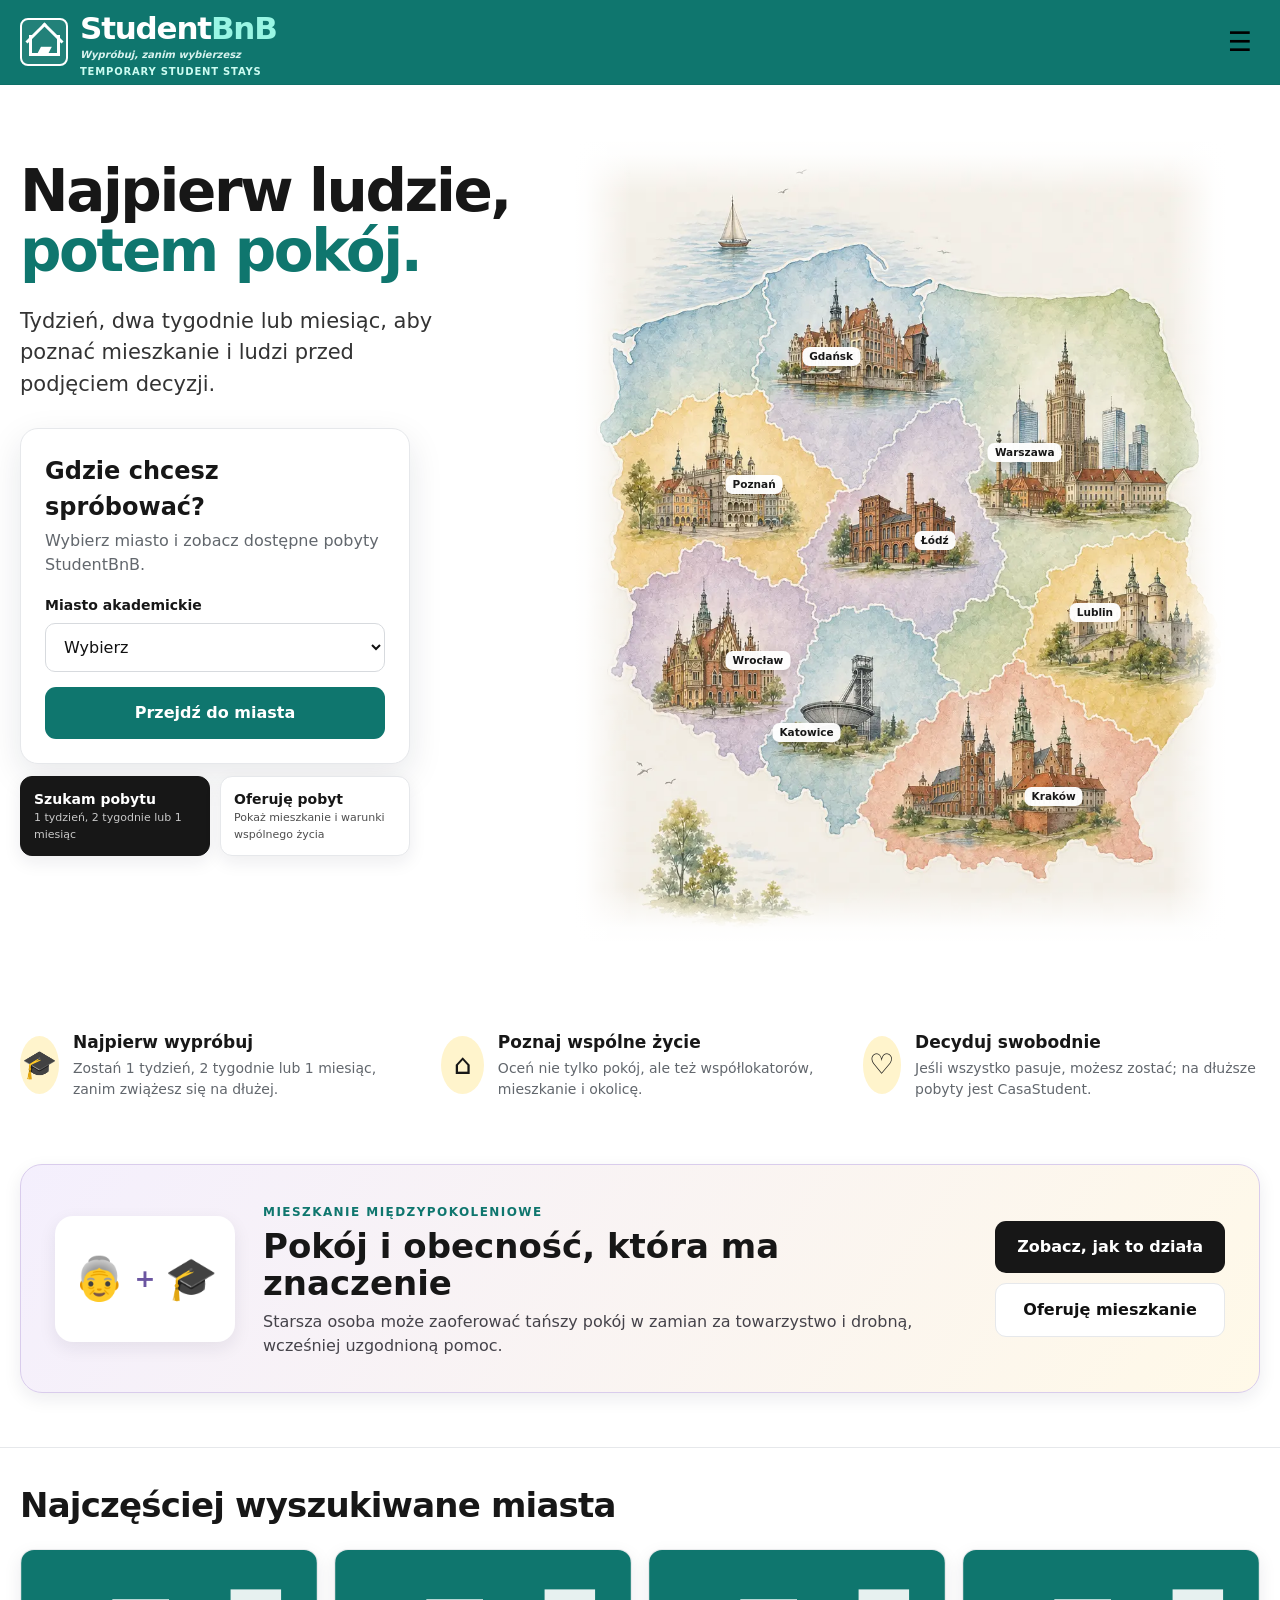
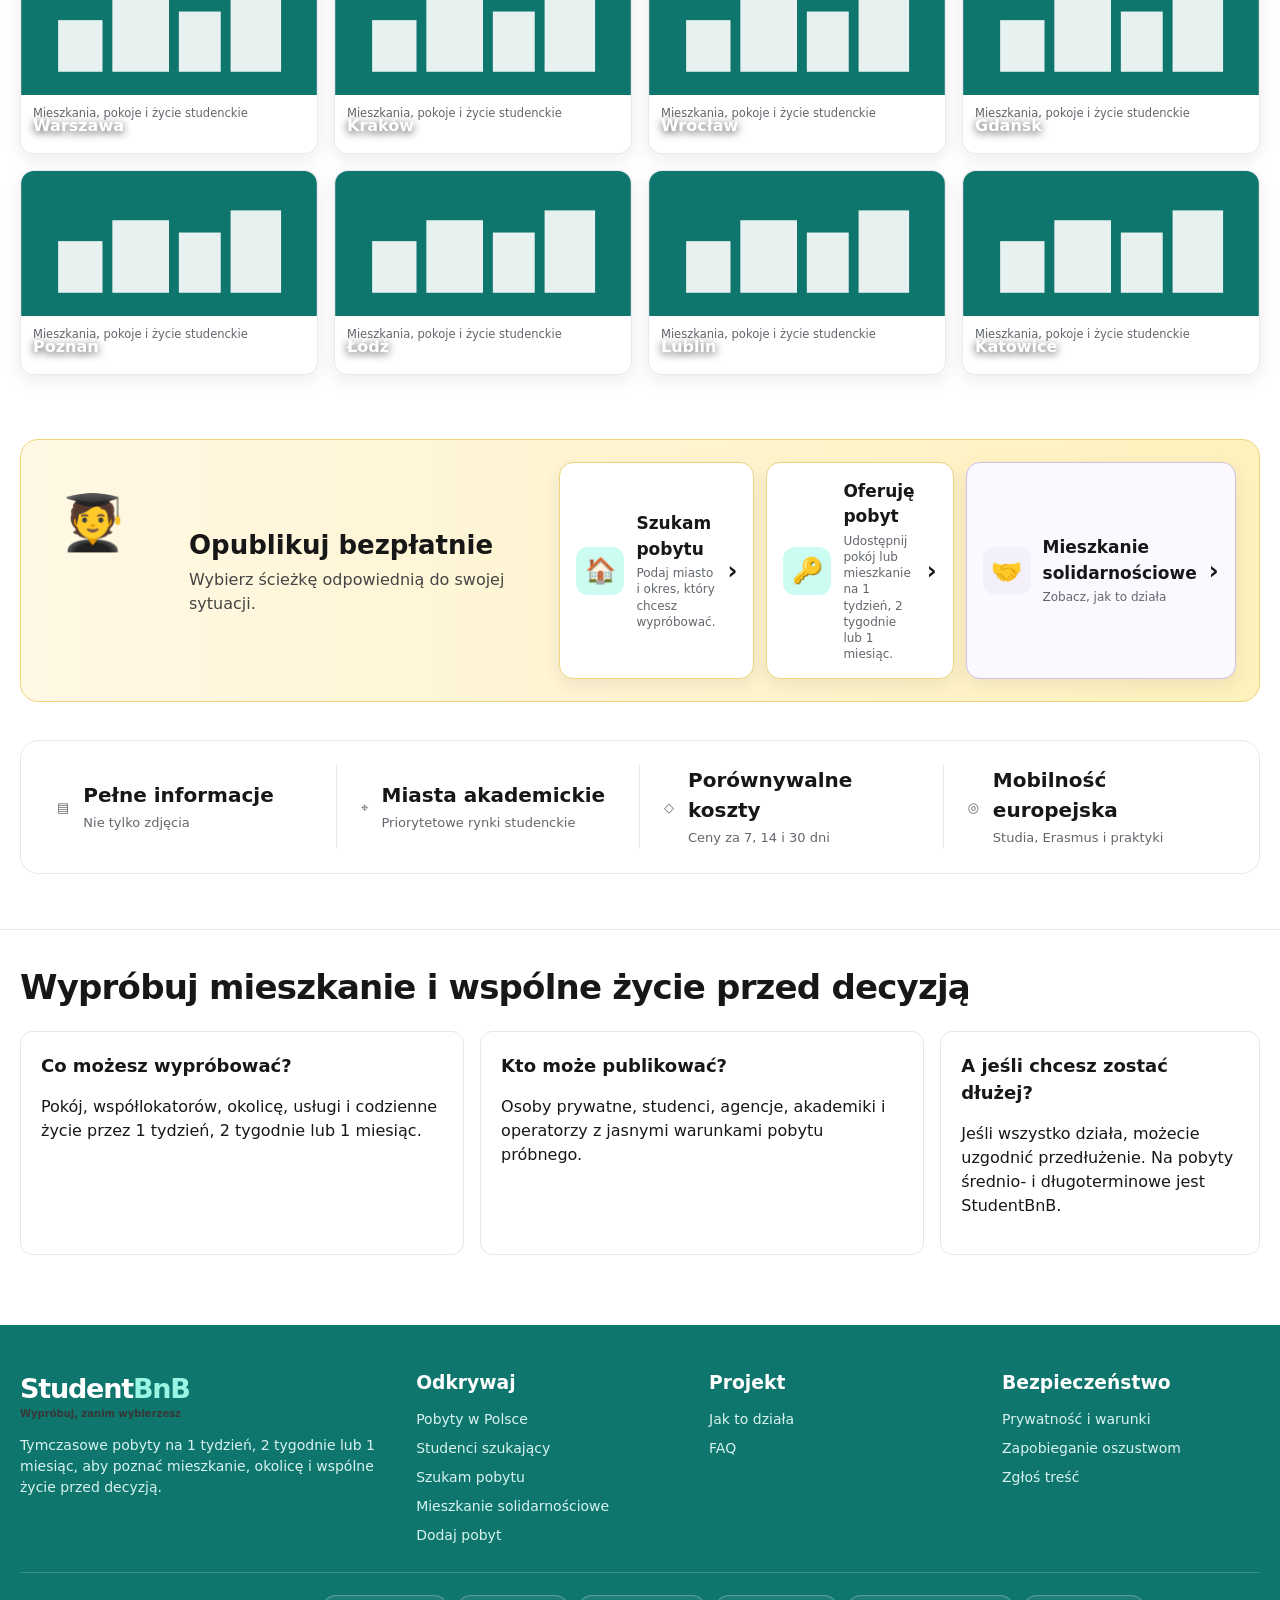
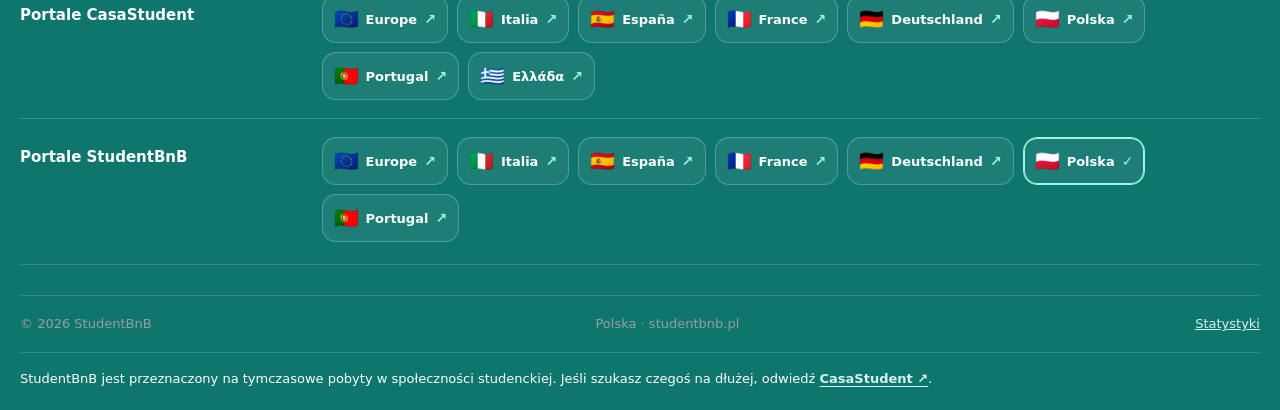
<file: index.html>
<!doctype html><html lang="pl"><head><meta charset="utf-8"><meta name="viewport" content="width=device-width,initial-scale=1"><meta name="theme-color" content="#0F766E"><link rel="stylesheet" href="assets/css/style.css"><link rel="stylesheet" href="assets/css/country.css?v=20260829-city-image-fix"><link rel="stylesheet" href="assets/css/poland-map-fix.css?v=20260826-map1"><title>StudentBnB — Wypróbuj mieszkanie i współlokatorów, zanim wybierzesz</title><meta name="description" content="Pobyty próbne dla studentów na 1 tydzień, 2 tygodnie lub 1 miesiąc. Poznaj mieszkanie, okolicę i współlokatorów, zanim zdecydujesz się zostać dłużej."><link rel="canonical" href="https://studentbnb.pl/">
<meta name="robots" content="index,follow,max-image-preview:large">
<link rel="alternate" hreflang="it" href="https://studentbnb.it/">
<link rel="alternate" hreflang="es" href="https://studentbnb.es/">
<link rel="alternate" hreflang="fr" href="https://studentbnb.fr/">
<link rel="alternate" hreflang="de" href="https://student-bnb.de/">
<link rel="alternate" hreflang="pl" href="https://studentbnb.pl/">
<link rel="alternate" hreflang="pt" href="https://studentbnb.pt/">
<link rel="alternate" hreflang="x-default" href="https://studentbnb.eu/">
<script id="studentbnb-website-schema" type="application/ld+json">{"@context":"https://schema.org","@type":"WebSite","name":"StudentBnB","url":"https://studentbnb.pl/","inLanguage":"pl-PL"}</script><link rel="stylesheet" href="assets/css/studentbnb-brand.css?v=20260902-final"></head><body><header class="site-header"><div class="container header-inner">
<a class="brand" href="index.html" aria-label="StudentBnB home"><span class="brand-icon" aria-hidden="true"><span class="brand-cap">▰</span></span><span>Student<strong>BnB</strong><small>Wypróbuj, zanim wybierzesz</small></span></a>
<button class="menu-button" aria-label="Menu" aria-expanded="false">☰</button>
<nav class="main-nav" aria-label="Główna nawigacja"><a href="index.html#how">Jak to działa</a><a href="studenci.html">Studenci szukający</a><a class="nav-social-link" href="mieszkanie-miedzypokoleniowe.html">Mieszkanie solidarnościowe</a><a class="nav-feature-link" href="szukam.html">Szukam pobytu</a><a class="header-cta" href="dodaj-ogloszenie.html">Dodaj bezpłatnie</a><a class="account-link" href="#" data-login>♙ <span data-account-label>Zaloguj się</span></a></nav>
</div></header><main><section class="home-hero"><div class="container hero-grid"><div class="hero-copy"><h1>Najpierw ludzie,<br><span>potem pokój.</span></h1><p>Tydzień, dwa tygodnie lub miesiąc, aby poznać mieszkanie, okolicę i współlokatorów przed podjęciem decyzji.</p><form class="search-card" id="home-search"><h2>Gdzie chcesz spróbować?</h2><p>Wybierz miasto i zobacz dostępne pobyty StudentBnB.</p><div class="field"><label for="home-city">Miasto akademickie</label><select id="home-city" name="city"></select></div><button class="btn btn-yellow btn-block" type="submit">Przejdź do miasta</button></form><div class="hero-market-actions"><a href="szukam.html"><strong>Szukam pobytu</strong><small>1 tydzień, 2 tygodnie lub 1 miesiąc</small></a><a href="dodaj-ogloszenie.html"><strong>Oferuję pobyt</strong><small>Pokaż mieszkanie i warunki wspólnego życia</small></a></div></div>
<div class="map-stage country-market-map"><div class="market-map-top"><div><h2>Rynki akademickie w Polsce</h2><p>Szybki dostęp do miast wybranych do pierwszego uruchomienia.</p></div><span class="market-country-code">PL</span></div><div class="market-map-canvas"><div class="market-map-visual" style="--map-ratio:1024 / 1260"><img class="market-map-image" src="assets/img/country-map-watercolor-v2.webp?v=20260824-map2" alt="Ilustrowana akwarelowa mapa Polski z głównymi miastami akademickimi i zabytkami" draggable="false" decoding="async"><a class="map-city-marker label-left" style="--x:45.00%;--y:27.00%" href="miasto.html?city=gdansk" aria-label="Gdańsk" title="Gdańsk"><span>Gdańsk</span></a><a class="map-city-marker label-right" style="--x:22.00%;--y:43.00%" href="miasto.html?city=poznan" aria-label="Poznań" title="Poznań"><span>Poznań</span></a><a class="map-city-marker label-left" style="--x:76.00%;--y:39.00%" href="miasto.html?city=warszawa" aria-label="Warszawa" title="Warszawa"><span>Warszawa</span></a><a class="map-city-marker label-right" style="--x:51.00%;--y:50.00%" href="miasto.html?city=lodz" aria-label="Łódź" title="Łódź"><span>Łódź</span></a><a class="map-city-marker label-right" style="--x:22.00%;--y:65.00%" href="miasto.html?city=wroclaw" aria-label="Wrocław" title="Wrocław"><span>Wrocław</span></a><a class="map-city-marker label-left" style="--x:85.00%;--y:59.00%" href="miasto.html?city=lublin" aria-label="Lublin" title="Lublin"><span>Lublin</span></a><a class="map-city-marker label-left" style="--x:42.00%;--y:74.00%" href="miasto.html?city=katowice" aria-label="Katowice" title="Katowice"><span>Katowice</span></a><a class="map-city-marker label-right" style="--x:68.00%;--y:82.00%" href="miasto.html?city=krakow" aria-label="Kraków" title="Kraków"><span>Kraków</span></a></div></div><div class="market-map-note"><strong>Gotowe do wspólnej europejskiej bazy danych</strong><span>countryCode = PL</span></div></div></div>
<div class="container value-strip" id="how"><div class="value-item"><span class="icon-circle">🎓</span><div><h3>Najpierw wypróbuj</h3><p>Zostań 1 tydzień, 2 tygodnie lub 1 miesiąc, zanim zwiążesz się na dłużej.</p></div></div><div class="value-item"><span class="icon-circle">⌂</span><div><h3>Poznaj wspólne życie</h3><p>Oceń nie tylko pokój, ale też współlokatorów, mieszkanie i okolicę.</p></div></div><div class="value-item"><span class="icon-circle">♡</span><div><h3>Decyduj swobodnie</h3><p>Jeśli wszystko pasuje, możesz zostać; na dłuższe pobyty jest CasaStudent.</p></div></div></div></section>
<section class="solidarity-home"><div class="container solidarity-home-grid"><div class="solidarity-visual" aria-hidden="true"><span>👵</span><b>+</b><span>🎓</span></div><div><span class="kicker">Mieszkanie międzypokoleniowe</span><h2>Pokój i obecność, która ma znaczenie</h2><p>Starsza osoba może zaoferować tańszy pokój w zamian za towarzystwo i drobną, wcześniej uzgodnioną pomoc.</p></div><div class="solidarity-actions"><a class="btn btn-dark" href="mieszkanie-miedzypokoleniowe.html">Zobacz, jak to działa</a><a class="btn btn-white" href="dodaj-ogloszenie.html?formula=intergenerational">Oferuję mieszkanie</a></div></div></section>
<section class="city-section"><div class="container"><h2 class="section-title">Najczęściej wyszukiwane miasta</h2><div class="city-grid"><a class="city-card" href="miasto.html?city=warszawa"><img src="assets/img/room-1.webp" alt="Warszawa"><strong>Warszawa</strong></a><a class="city-card" href="miasto.html?city=krakow"><img src="assets/img/room-2.webp" alt="Kraków"><strong>Kraków</strong></a><a class="city-card" href="miasto.html?city=wroclaw"><img src="assets/img/room-3.webp" alt="Wrocław"><strong>Wrocław</strong></a><a class="city-card" href="miasto.html?city=gdansk"><img src="assets/img/room-4.webp" alt="Gdańsk"><strong>Gdańsk</strong></a><a class="city-card" href="miasto.html?city=poznan"><img src="assets/img/room-5.webp" alt="Poznań"><strong>Poznań</strong></a><a class="city-card" href="miasto.html?city=lodz"><img src="assets/img/room-6.webp" alt="Łódź"><strong>Łódź</strong></a><a class="city-card" href="miasto.html?city=lublin"><img src="assets/img/room-7.webp" alt="Lublin"><strong>Lublin</strong></a><a class="city-card" href="miasto.html?city=katowice"><img src="assets/img/room-1.webp" alt="Katowice"><strong>Katowice</strong></a></div></div></section>
<section class="container"><div class="publish-banner"><div class="student-illustration" aria-hidden="true" style="background:none;font-size:54px">🧑‍🎓</div><div><h3>Opublikuj bezpłatnie</h3><p>Wybierz ścieżkę odpowiednią do swojej sytuacji.</p></div><div class="publish-choice-grid"><a class="publish-choice" href="szukam.html"><span class="choice-icon">🏠</span><span><strong>Szukam pobytu</strong><small>Podaj miasto i okres, który chcesz wypróbować.</small></span><b>›</b></a><a class="publish-choice" href="dodaj-ogloszenie.html"><span class="choice-icon">🔑</span><span><strong>Oferuję pobyt</strong><small>Udostępnij pokój lub mieszkanie na 1 tydzień, 2 tygodnie lub 1 miesiąc.</small></span><b>›</b></a><a class="publish-choice solidarity-choice" href="mieszkanie-miedzypokoleniowe.html"><span class="choice-icon">🤝</span><span><strong>Mieszkanie solidarnościowe</strong><small>Zobacz, jak to działa</small></span><b>›</b></a></div></div>
<div class="stats-strip"><div class="stat"><span class="stat-icon">▤</span><div><strong>Pełne informacje</strong><span>Nie tylko zdjęcia</span></div></div><div class="stat"><span class="stat-icon">⌖</span><div><strong>Miasta akademickie</strong><span>Priorytetowe rynki studenckie</span></div></div><div class="stat"><span class="stat-icon">◇</span><div><strong>Porównywalne koszty</strong><span>Ceny za 7, 14 i 30 dni</span></div></div><div class="stat"><span class="stat-icon">◎</span><div><strong>Mobilność europejska</strong><span>Studia, Erasmus i praktyki</span></div></div></div></section>
<section class="city-section" id="faq"><div class="container"><h2 class="section-title">Wypróbuj mieszkanie i wspólne życie przed decyzją</h2><div class="detail-grid"><article class="info-card"><h2>Co możesz wypróbować?</h2><p>Pokój, współlokatorów, okolicę, usługi i codzienne życie przez 1 tydzień, 2 tygodnie lub 1 miesiąc.</p></article><article class="info-card"><h2>Kto może publikować?</h2><p>Osoby prywatne, studenci, agencje, akademiki i operatorzy z jasnymi warunkami pobytu próbnego.</p></article><article class="info-card"><h2>A jeśli chcesz zostać dłużej?</h2><p>Jeśli wszystko działa, możecie uzgodnić przedłużenie. Na pobyty średnio- i długoterminowe jest CasaStudent.</p></article></div></div></section></main><footer class="site-footer" id="contact"><div class="container"><div class="footer-grid"><div><a class="brand" href="index.html" style="font-size:27px"><span>Student<strong>BnB</strong></span></a><p>Tymczasowe pobyty na 1 tydzień, 2 tygodnie lub 1 miesiąc, aby poznać mieszkanie, okolicę i wspólne życie przed decyzją.</p></div><div><h3>Odkrywaj</h3><div class="footer-links"><a href="miasto.html">Pobyty w Polsce</a><a href="studenci.html">Studenci szukający</a><a href="szukam.html">Szukam pobytu</a><a href="mieszkanie-miedzypokoleniowe.html">Mieszkanie solidarnościowe</a><a href="dodaj-ogloszenie.html">Dodaj pobyt</a></div></div><div><h3>Projekt</h3><div class="footer-links"><a href="index.html#how">Jak to działa</a><a href="index.html#faq">FAQ</a></div></div><div><h3>Bezpieczeństwo</h3><div class="footer-links"><a href="prywatnosc.html">Prywatność i warunki</a><a href="prywatnosc.html#security">Zapobieganie oszustwom</a><a href="mailto:zgloszenia@studentbnb.pl">Zgłoś treść</a></div></div></div><div class="footer-international"><strong>StudentBnB w Europie</strong><div class="footer-country-links" data-network></div></div><div class="footer-bottom"><span>© 2026 StudentBnB</span><span>Polska · studentbnb.pl</span></div></div></footer><div class="modal-backdrop" id="login-modal" role="dialog" aria-modal="true" aria-labelledby="login-title"><div class="modal"><button class="modal-close" data-close-modal aria-label="Zamknij">×</button><h2 id="login-title">Zaloguj się do StudentBnB</h2><p>Sprawdź email, aby zakończyć weryfikację.</p><form id="login-form"><div class="field"><label for="login-email">Email</label><input id="login-email" name="email" type="email" required autocomplete="email" placeholder="name@email.com"></div><button class="btn btn-yellow btn-block" type="submit">Potwierdź i kontynuuj</button></form></div></div><div id="toast" class="toast" role="status" aria-live="polite"></div><script src="assets/js/config.js?v=20260830-single-city-photo"></script><script src="assets/js/data.js"></script><script src="assets/js/api.js"></script><script src="assets/js/app.js?v=20260902-final"></script><script src="assets/js/studentbnb-brand.js?v=20260902-final"></script></body></html>
</file>
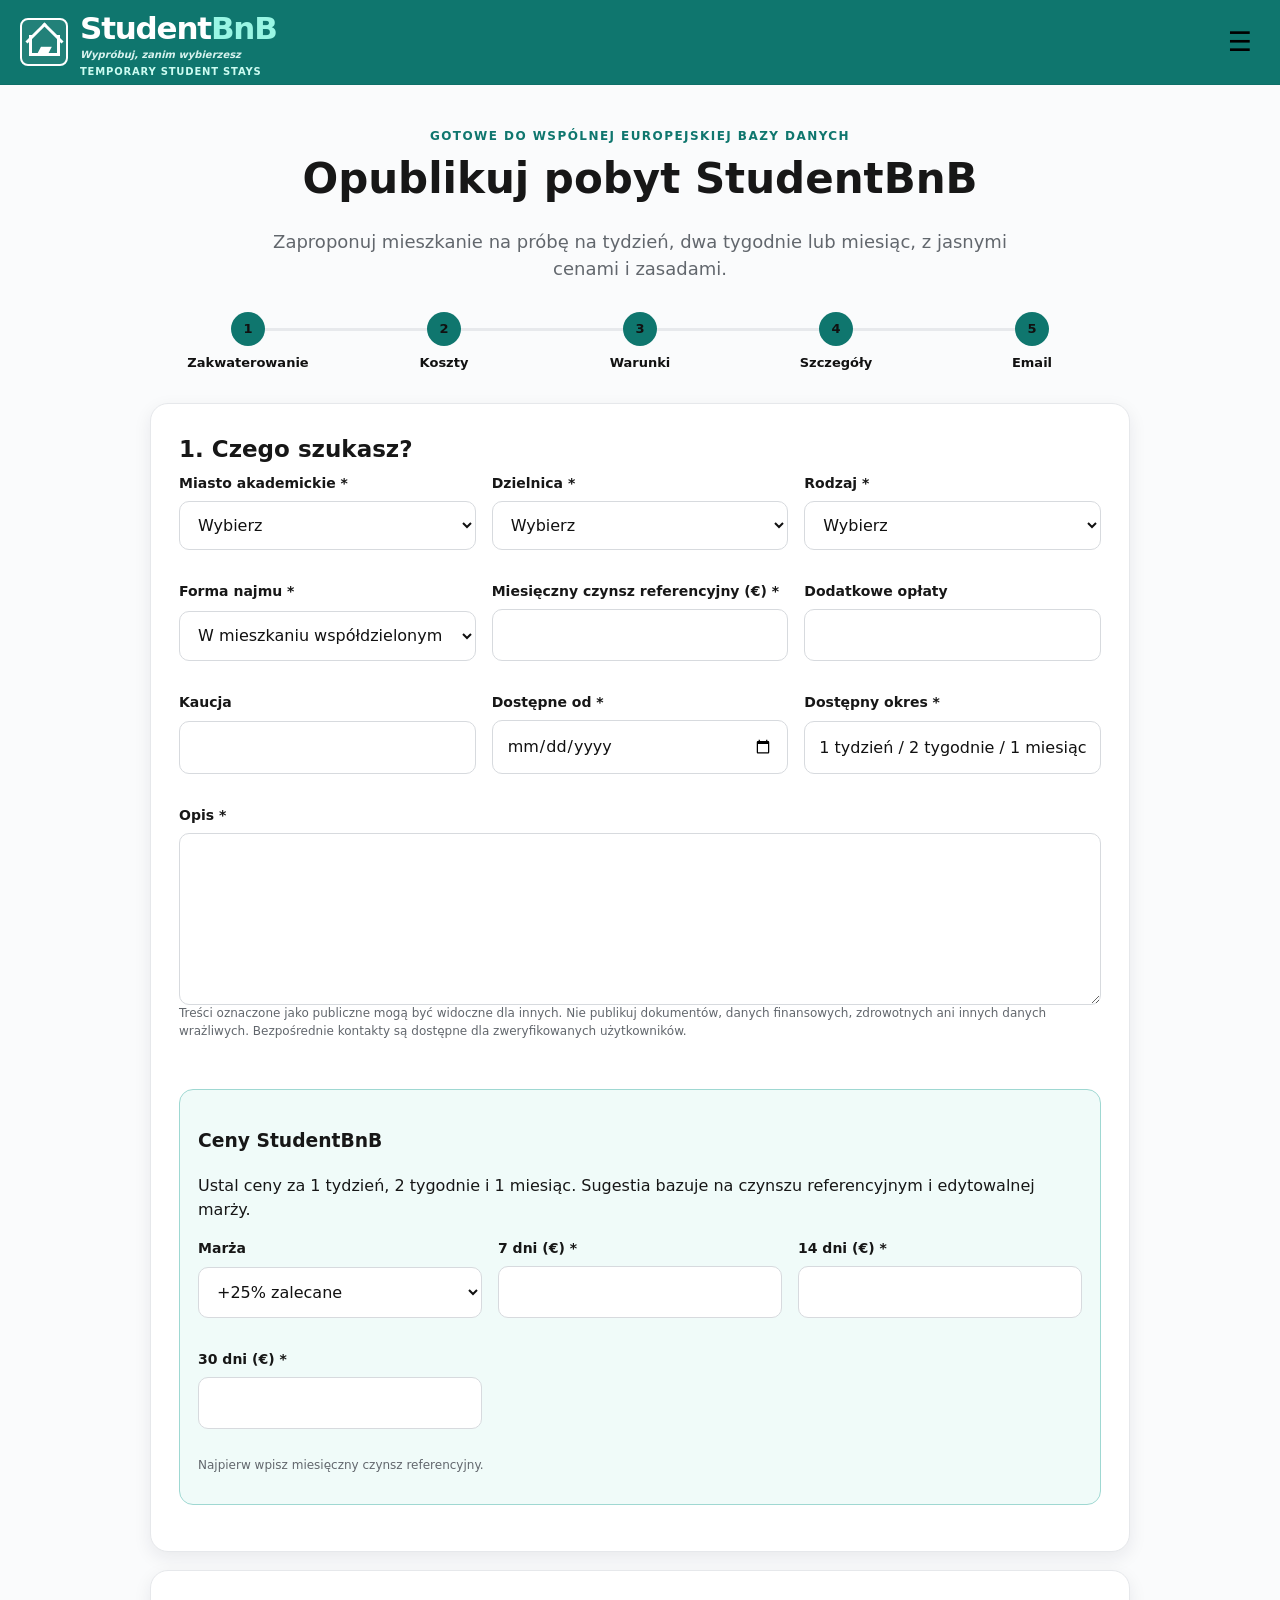
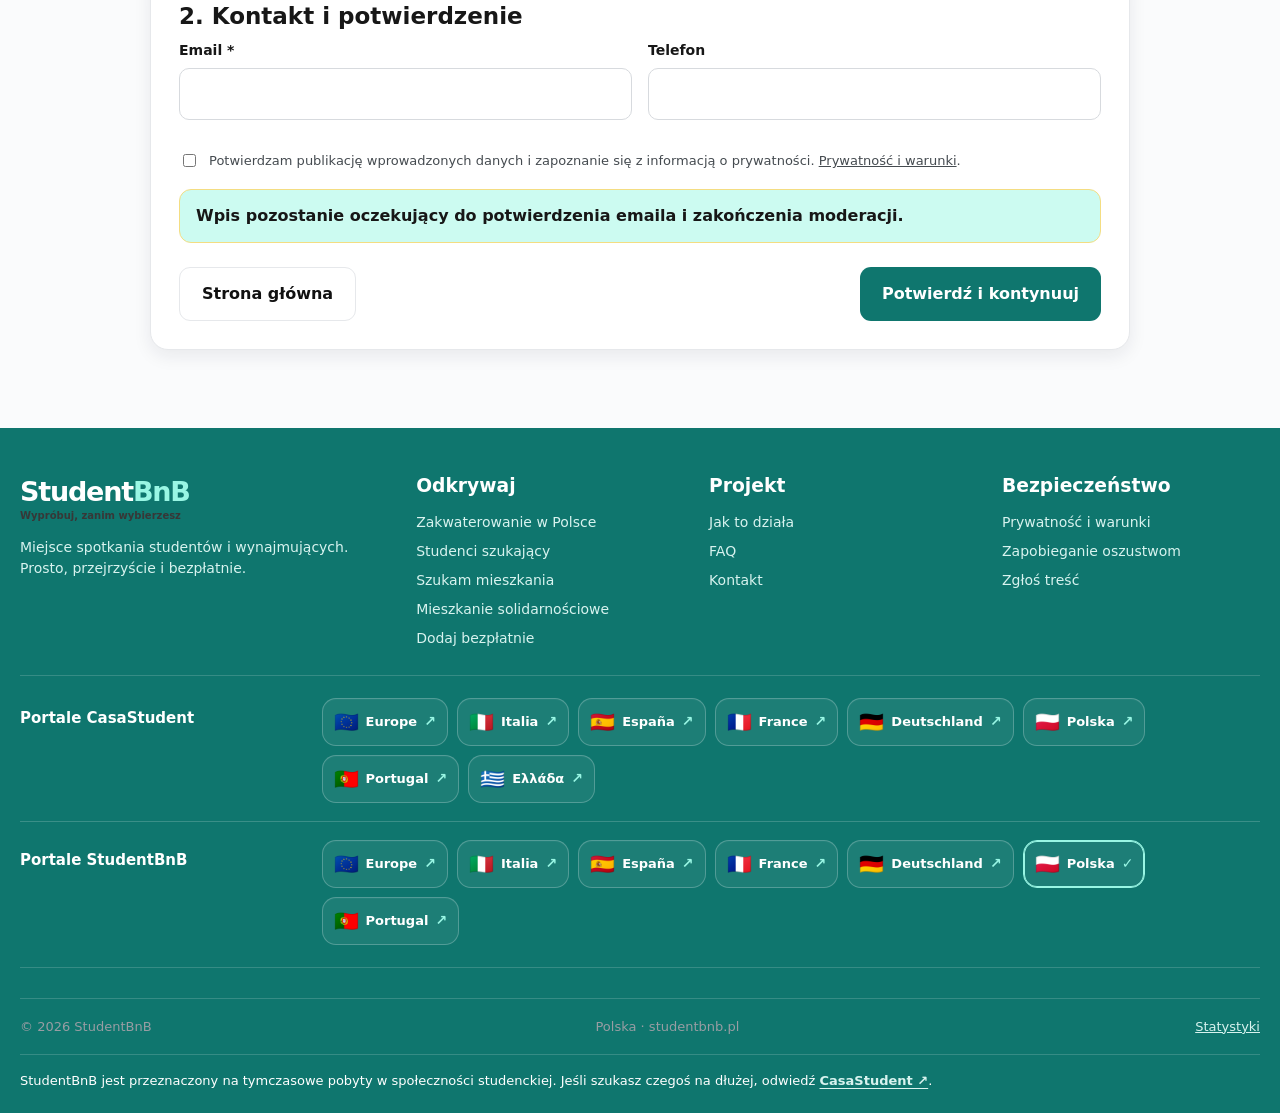
<file: dodaj-ogloszenie.html>
<!doctype html><html lang="pl"><head><meta charset="utf-8"><meta name="viewport" content="width=device-width,initial-scale=1"><meta name="theme-color" content="#0F766E"><link rel="stylesheet" href="assets/css/style.css"><link rel="stylesheet" href="assets/css/country.css"><title>Dodaj zakwaterowanie | StudentBnB</title><meta name="description" content="Podaj koszty, warunki i kontakt. Ogłoszenie przejdzie dalej dopiero po potwierdzeniu emaila."><link rel="canonical" href="https://studentbnb.pl/dodaj-ogloszenie.html"><link rel="stylesheet" href="assets/css/studentbnb-brand.css?v=20260902-final"></head><body><header class="site-header"><div class="container header-inner">
<a class="brand" href="index.html" aria-label="StudentBnB home"><span class="brand-icon" aria-hidden="true"><span class="brand-cap">▰</span></span><span>Student<strong>BnB</strong><small>Znajdź pokój. Poznaj swoje miasto.</small></span></a>
<button class="menu-button" aria-label="Menu" aria-expanded="false">☰</button>
<nav class="main-nav" aria-label="Główna nawigacja"><a href="index.html#how">Jak to działa</a><a href="studenci.html">Studenci szukający</a><a class="nav-social-link" href="mieszkanie-miedzypokoleniowe.html">Mieszkanie solidarnościowe</a><a class="nav-feature-link" href="szukam.html">Szukam mieszkania</a><a class="header-cta" href="dodaj-ogloszenie.html">Dodaj bezpłatnie</a><a class="account-link" href="#" data-login>♙ <span data-account-label>Zaloguj się</span></a></nav>
</div></header><main class="form-shell"><div class="container"><div class="form-heading"><span class="kicker">Gotowe do wspólnej europejskiej bazy danych</span><h1>Dodaj zakwaterowanie</h1><p>Podaj koszty, warunki i kontakt. Ogłoszenie przejdzie dalej dopiero po potwierdzeniu emaila.</p></div><div class="progress five"><div class="progress-step active" data-step="1"><span>Zakwaterowanie</span></div><div class="progress-step active" data-step="2"><span>Koszty</span></div><div class="progress-step active" data-step="3"><span>Warunki</span></div><div class="progress-step active" data-step="4"><span>Szczegóły</span></div><div class="progress-step active" data-step="5"><span>Email</span></div></div><form id="publish-form" class="publish-form"><input type="hidden" name="countryCode" value="PL"><section class="form-section card"><h2>1. Czego szukasz?</h2><div class="form-grid three"><div class="field"><label for="city">Miasto akademickie *</label><select id="city" name="city" required></select></div><div class="field"><label for="zone">Dzielnica *</label><select id="zone" name="zone" required><option value="">Wybierz</option></select></div><div class="field"><label for="type">Rodzaj *</label><select id="type" name="type" required><option value="">Wybierz</option><option>Pokój jednoosobowy</option><option>Miejsce w pokoju współdzielonym</option><option>Kawalerka</option><option>Mieszkanie jednopokojowe</option><option>Mieszkanie</option></select></div><div class="field"><label for="arrangement">Forma najmu *</label><select id="arrangement" name="arrangement" required><option>W mieszkaniu współdzielonym</option><option>Całe mieszkanie</option><option>Akademik</option><option>Wszystko w cenie</option><option>Mieszkanie międzypokoleniowe</option></select></div><div class="field"><label for="price">Czynsz (PLN) *</label><input id="price" name="price" type="number" min="1" required></div><div class="field"><label for="expensesAmount">Dodatkowe opłaty</label><input id="expensesAmount" name="expenses_amount" type="number" min="0"></div><div class="field"><label for="deposit">Kaucja</label><input id="deposit" name="deposit" type="number" min="0"></div><div class="field"><label for="availableFrom">Dostępne od *</label><input id="availableFrom" name="available_from" type="date" required></div><div class="field"><label for="minimumStay">Minimalny okres *</label><input id="minimumStay" name="minimum_stay" required placeholder="6 miesięcy"></div><div class="field full"><label for="description">Opis *</label><textarea id="description" name="description" rows="6" required></textarea><p class="form-row-note">Treści oznaczone jako publiczne mogą być widoczne dla innych. Nie publikuj dokumentów, danych finansowych, zdrowotnych ani innych danych wrażliwych. Bezpośrednie kontakty są dostępne dla zweryfikowanych użytkowników.</p></div></div></section><section class="form-section card"><h2>2. Kontakt i potwierdzenie</h2><div class="form-grid"><div class="field"><label for="email">Email *</label><input id="email" name="email" type="email" required autocomplete="email"></div><div class="field"><label for="phone">Telefon</label><input id="phone" name="phone" autocomplete="tel"></div></div><label class="form-consent"><input type="checkbox" required><span>Potwierdzam publikację wprowadzonych danych i zapoznanie się z informacją o prywatności. <a href="prywatnosc.html">Prywatność i warunki</a>.</span></label><div class="notice" style="margin-top:18px"><strong>Wpis pozostanie oczekujący do potwierdzenia emaila i zakończenia moderacji.</strong></div><div class="form-actions"><a class="btn btn-white" href="index.html">Strona główna</a><button class="btn btn-yellow" type="submit">Potwierdź i kontynuuj</button></div><div class="verification-panel" id="verification-panel"><h3>Sprawdź email, aby zakończyć weryfikację.</h3><p data-verification-message></p><a class="btn btn-blue" data-demo-confirm hidden href="#">Zasymuluj potwierdzenie emaila</a></div></section></form></div></main><footer class="site-footer" id="contact"><div class="container"><div class="footer-grid">
<div><a class="brand" href="index.html" style="font-size:27px"><span>Student<strong>BnB</strong></span></a><p>Miejsce spotkania studentów i wynajmujących. Prosto, przejrzyście i bezpłatnie.</p></div>
<div><h3>Odkrywaj</h3><div class="footer-links"><a href="miasto.html">Zakwaterowanie w Polsce</a><a href="studenci.html">Studenci szukający</a><a href="szukam.html">Szukam mieszkania</a><a href="mieszkanie-miedzypokoleniowe.html">Mieszkanie solidarnościowe</a><a href="dodaj-ogloszenie.html">Dodaj bezpłatnie</a></div></div>
<div><h3>Projekt</h3><div class="footer-links"><a href="index.html#how">Jak to działa</a><a href="index.html#faq">FAQ</a><a href="index.html#contact">Kontakt</a></div></div>
<div><h3>Bezpieczeństwo</h3><div class="footer-links"><a href="prywatnosc.html">Prywatność i warunki</a><a href="prywatnosc.html#security">Zapobieganie oszustwom</a><a href="mailto:zgloszenia@studentbnb.pl">Zgłoś treść</a></div></div>
</div><div class="footer-international"><strong>CasaStudent w Europie</strong><div class="footer-country-links" data-network></div></div><div class="footer-bottom"><span>© 2026 CasaStudent</span><span>Polska · studentbnb.pl</span></div></div></footer><div class="modal-backdrop" id="login-modal" role="dialog" aria-modal="true" aria-labelledby="login-title"><div class="modal"><button class="modal-close" data-close-modal aria-label="Zamknij">×</button><h2 id="login-title">Zaloguj się</h2><p>Sprawdź email, aby zakończyć weryfikację.</p><form id="login-form"><div class="field"><label for="login-email">Email</label><input id="login-email" name="email" type="email" required autocomplete="email" placeholder="name@email.com"></div><button class="btn btn-yellow btn-block" type="submit">Potwierdź i kontynuuj</button></form></div></div><div id="toast" class="toast" role="status" aria-live="polite"></div><script src="assets/js/config.js"></script><script src="assets/js/data.js"></script><script src="assets/js/api.js"></script><script src="assets/js/app.js?v=20260902-final"></script><script src="assets/js/studentbnb-brand.js?v=20260902-final"></script></body></html>
</file>
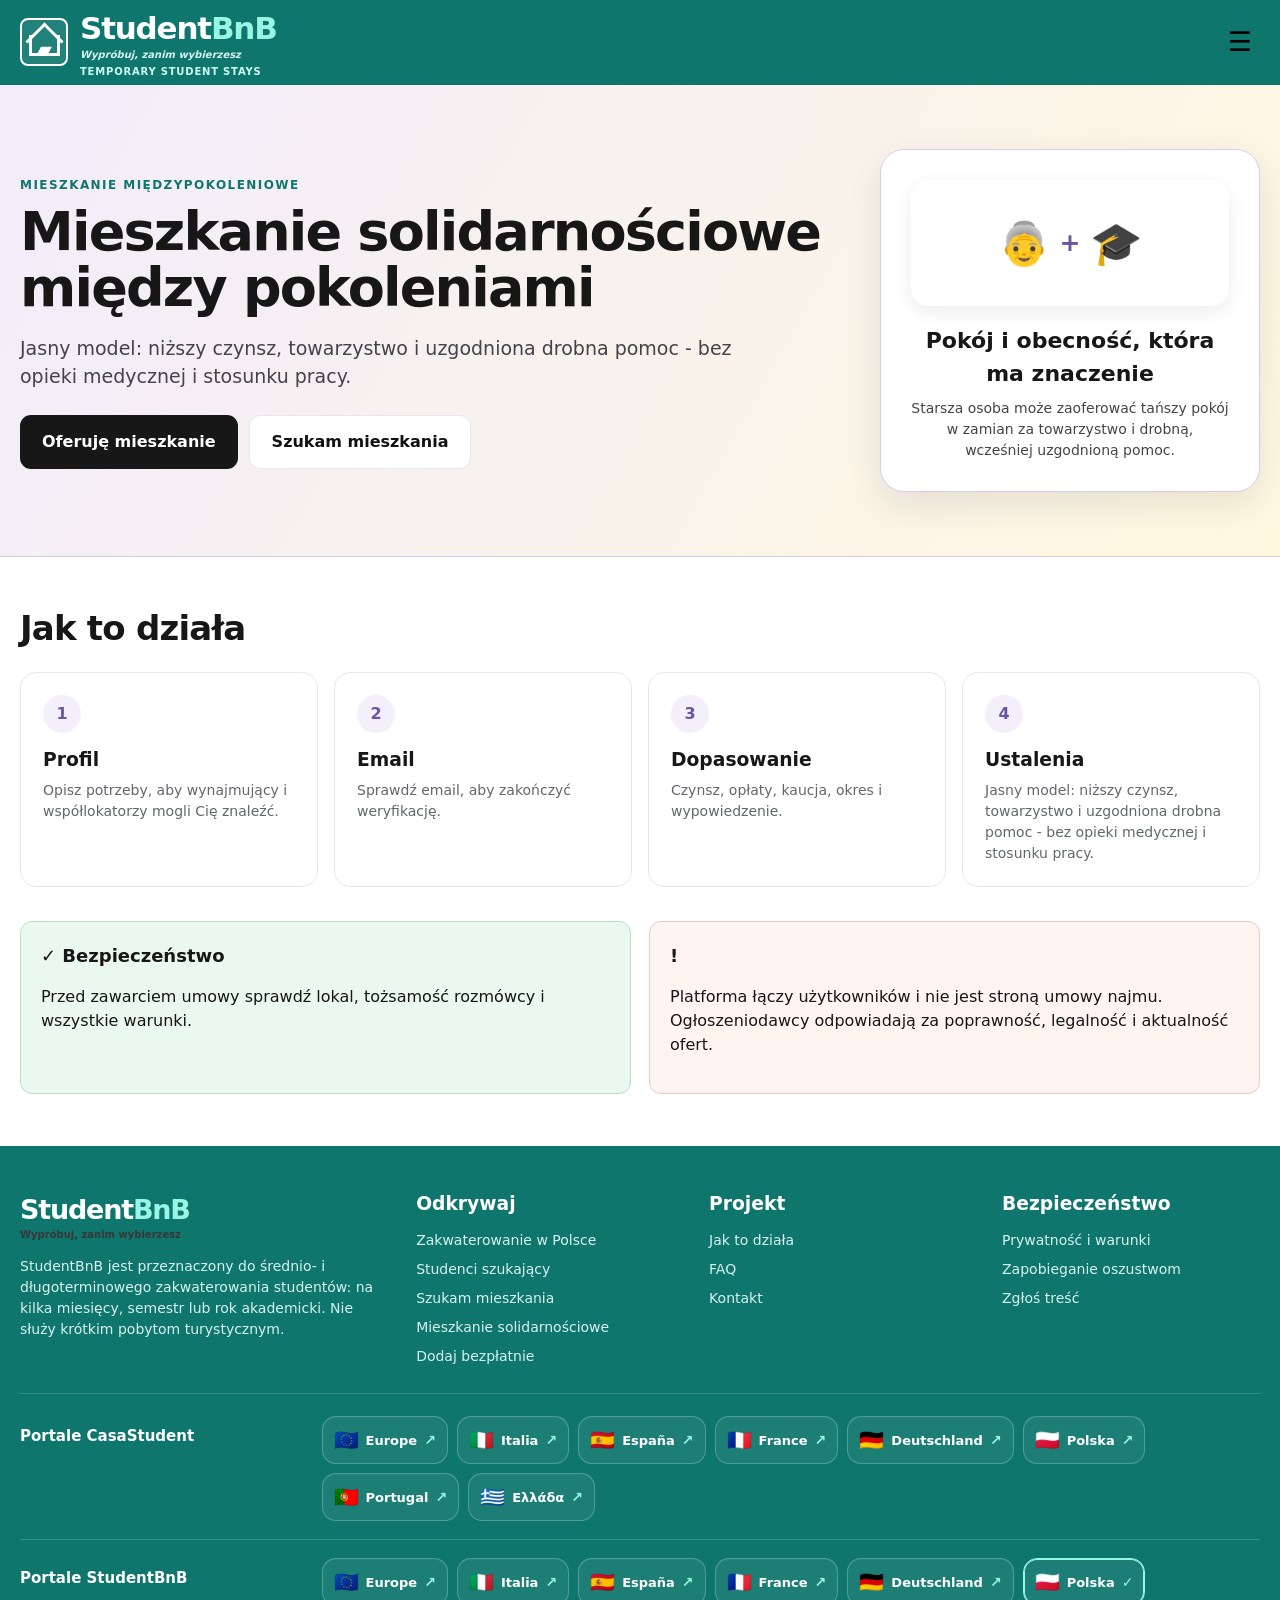
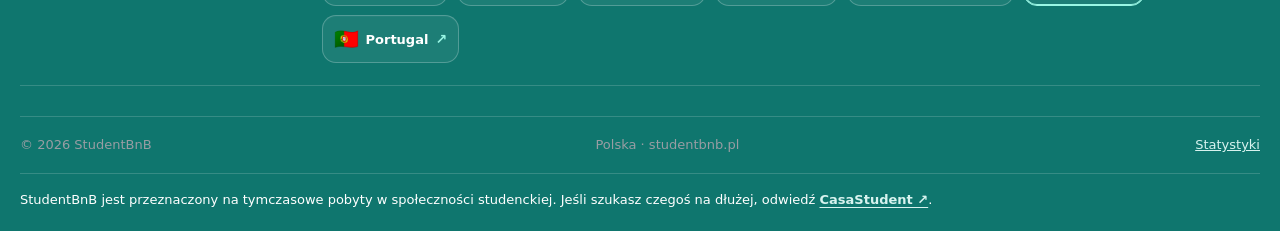
<file: mieszkanie-miedzypokoleniowe.html>
<!doctype html><html lang="pl"><head><meta charset="utf-8"><meta name="viewport" content="width=device-width,initial-scale=1"><meta name="theme-color" content="#0F766E"><link rel="stylesheet" href="assets/css/style.css"><link rel="stylesheet" href="assets/css/country.css"><style>@media(max-width:590px){.solidarity-page-grid{grid-template-columns:1fr!important}.solidarity-page-actions{justify-content:center}.solidarity-card-visual{width:100%;max-width:520px;margin-inline:auto}.solidarity-content .container{width:min(100% - 28px,var(--max));margin-inline:auto}}</style><title>Mieszkanie solidarnościowe między pokoleniami | StudentBnB</title><meta name="description" content="Jasny model: niższy czynsz, towarzystwo i uzgodniona drobna pomoc - bez opieki medycznej i stosunku pracy."><link rel="canonical" href="https://studentbnb.pl/mieszkanie-miedzypokoleniowe.html"><link rel="stylesheet" href="assets/css/studentbnb-brand.css?v=20260902-final"></head><body><header class="site-header"><div class="container header-inner"><a class="brand" href="index.html" aria-label="StudentBnB home"><span class="brand-icon" aria-hidden="true"><span class="brand-cap">▰</span></span><span>Student<strong>BnB</strong><small>Znajdź pokój. Poznaj swoje miasto.</small></span></a><button class="menu-button" aria-label="Menu" aria-expanded="false">☰</button><nav class="main-nav" aria-label="Główna nawigacja"><a href="index.html#how">Jak to działa</a><a href="studenci.html">Studenci szukający</a><a class="nav-social-link" href="mieszkanie-miedzypokoleniowe.html">Mieszkanie solidarnościowe</a><a class="nav-feature-link" href="szukam.html">Szukam mieszkania</a><a class="header-cta" href="dodaj-ogloszenie.html">Dodaj bezpłatnie</a><a class="account-link" href="#" data-login>♙ <span data-account-label>Zaloguj się</span></a></nav></div></header><main><section class="solidarity-page-hero"><div class="container solidarity-page-grid"><div><span class="kicker">Mieszkanie międzypokoleniowe</span><h1>Mieszkanie solidarnościowe między pokoleniami</h1><p>Jasny model: niższy czynsz, towarzystwo i uzgodniona drobna pomoc - bez opieki medycznej i stosunku pracy.</p><div class="solidarity-page-actions"><a class="btn btn-dark" href="dodaj-ogloszenie.html?formula=intergenerational">Oferuję mieszkanie</a><a class="btn btn-white" href="szukam.html?formula=intergenerational">Szukam mieszkania</a></div></div><div class="solidarity-card-visual"><div class="solidarity-visual"><span>👵</span><b>+</b><span>🎓</span></div><strong>Pokój i obecność, która ma znaczenie</strong><p>Starsza osoba może zaoferować tańszy pokój w zamian za towarzystwo i drobną, wcześniej uzgodnioną pomoc.</p></div></div></section><section class="solidarity-content"><div class="container"><h2 class="section-title">Jak to działa</h2><div class="solidarity-steps"><article class="solidarity-step"><b>1</b><h3>Profil</h3><p>Opisz potrzeby, aby wynajmujący i współlokatorzy mogli Cię znaleźć.</p></article><article class="solidarity-step"><b>2</b><h3>Email</h3><p>Sprawdź email, aby zakończyć weryfikację.</p></article><article class="solidarity-step"><b>3</b><h3>Dopasowanie</h3><p>Czynsz, opłaty, kaucja, okres i wypowiedzenie.</p></article><article class="solidarity-step"><b>4</b><h3>Ustalenia</h3><p>Jasny model: niższy czynsz, towarzystwo i uzgodniona drobna pomoc - bez opieki medycznej i stosunku pracy.</p></article></div><div class="solidarity-safety"><article class="info-card"><h2>✓ Bezpieczeństwo</h2><p>Przed zawarciem umowy sprawdź lokal, tożsamość rozmówcy i wszystkie warunki.</p></article><article class="info-card"><h2>!</h2><p>Platforma łączy użytkowników i nie jest stroną umowy najmu. Ogłoszeniodawcy odpowiadają za poprawność, legalność i aktualność ofert.</p></article></div></div></section></main><footer class="site-footer" id="contact"><div class="container"><div class="footer-grid"><div><a class="brand" href="index.html" style="font-size:27px"><span>Student<strong>BnB</strong></span></a><p>CasaStudent jest przeznaczony do średnio- i długoterminowego zakwaterowania studentów: na kilka miesięcy, semestr lub rok akademicki. Nie służy krótkim pobytom turystycznym.</p></div><div><h3>Odkrywaj</h3><div class="footer-links"><a href="miasto.html">Zakwaterowanie w Polsce</a><a href="studenci.html">Studenci szukający</a><a href="szukam.html">Szukam mieszkania</a><a href="mieszkanie-miedzypokoleniowe.html">Mieszkanie solidarnościowe</a><a href="dodaj-ogloszenie.html">Dodaj bezpłatnie</a></div></div><div><h3>Projekt</h3><div class="footer-links"><a href="index.html#how">Jak to działa</a><a href="index.html#faq">FAQ</a><a href="index.html#contact">Kontakt</a></div></div><div><h3>Bezpieczeństwo</h3><div class="footer-links"><a href="prywatnosc.html">Prywatność i warunki</a><a href="prywatnosc.html#security">Zapobieganie oszustwom</a><a href="mailto:zgloszenia@studentbnb.pl">Zgłoś treść</a></div></div></div><div class="footer-international"><strong>CasaStudent w Europie</strong><div class="footer-country-links" data-network></div></div><div class="footer-bottom"><span>© 2026 CasaStudent</span><span>Polska · studentbnb.pl</span></div></div></footer><div class="modal-backdrop" id="login-modal" role="dialog" aria-modal="true" aria-labelledby="login-title"><div class="modal"><button class="modal-close" data-close-modal aria-label="Zamknij">×</button><h2 id="login-title">Zaloguj się</h2><p>Sprawdź email, aby zakończyć weryfikację.</p><form id="login-form"><div class="field"><label for="login-email">Email</label><input id="login-email" name="email" type="email" required autocomplete="email" placeholder="name@email.com"></div><button class="btn btn-yellow btn-block" type="submit">Potwierdź i kontynuuj</button></form></div></div><div id="toast" class="toast" role="status" aria-live="polite"></div><script src="assets/js/config.js"></script><script src="assets/js/data.js"></script><script src="assets/js/api.js"></script><script src="assets/js/app.js?v=20260902-final"></script><script src="assets/js/studentbnb-brand.js?v=20260902-final"></script></body></html>
</file>
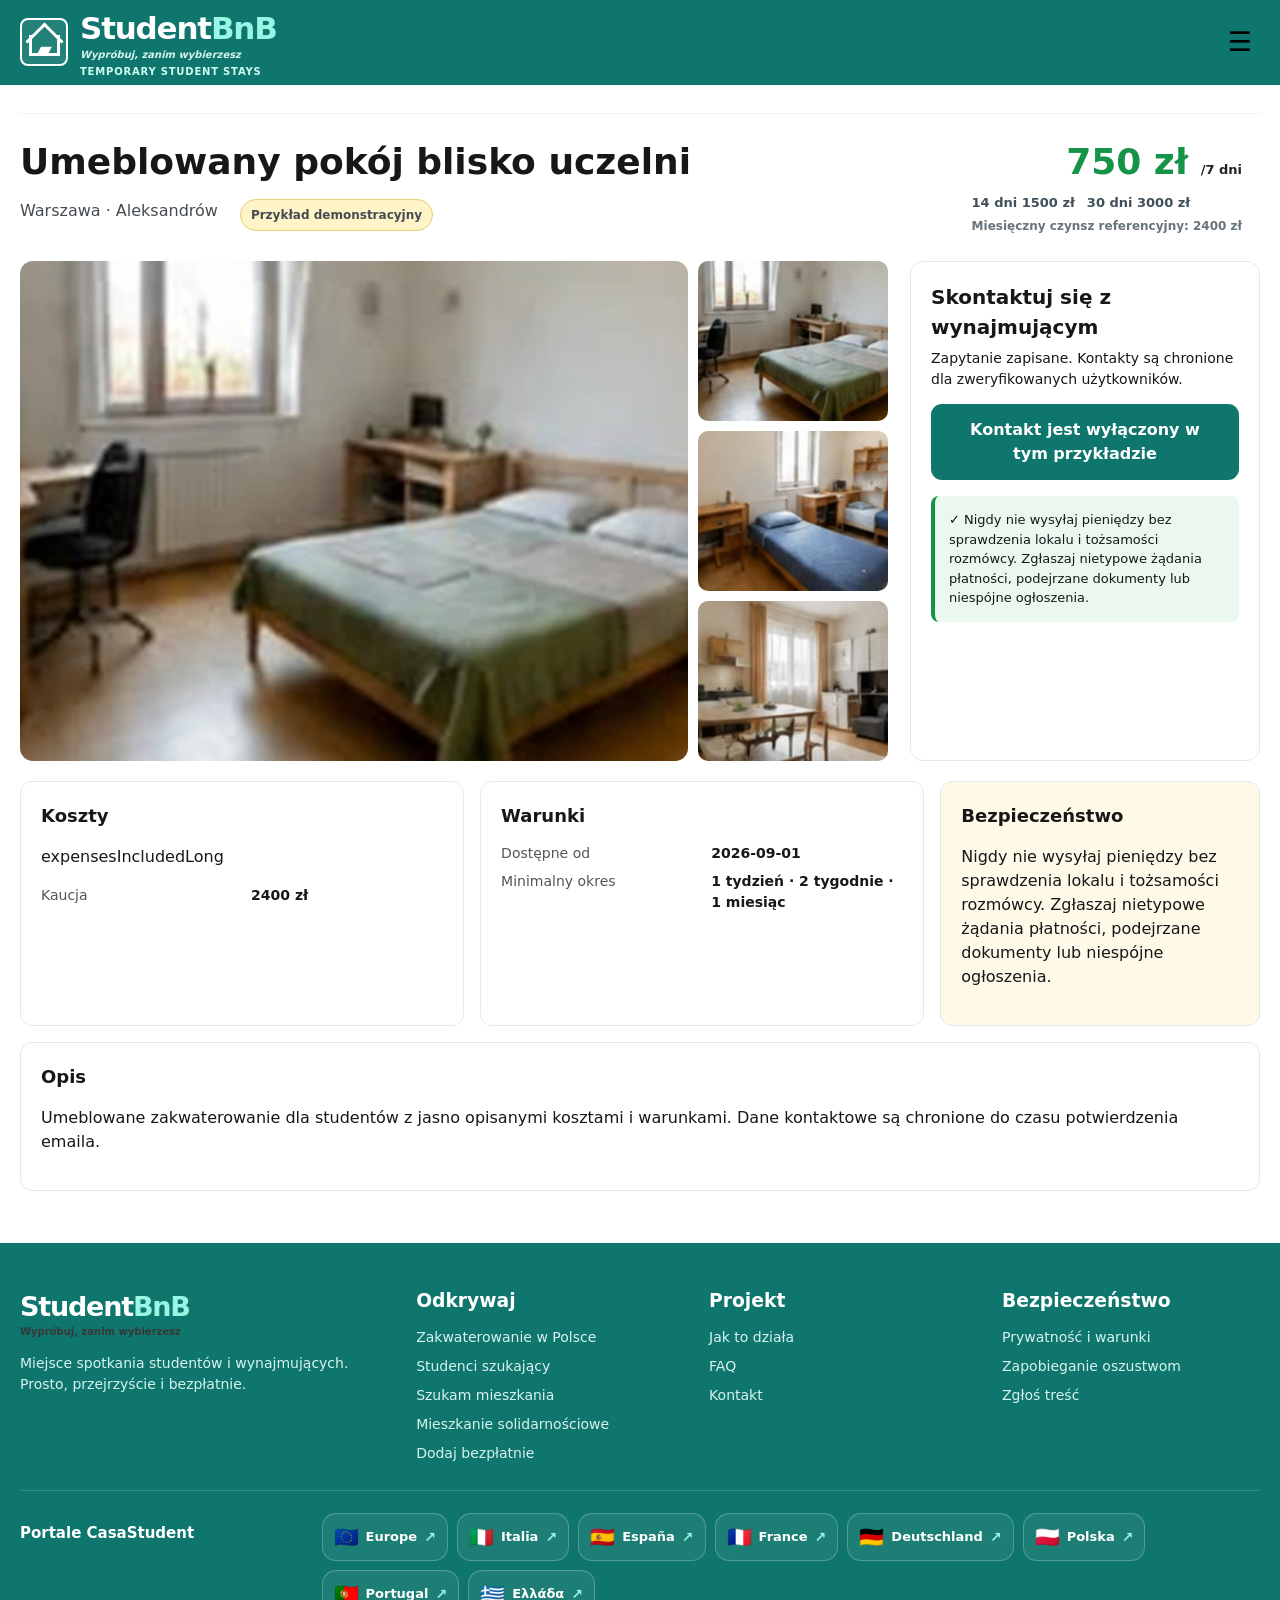
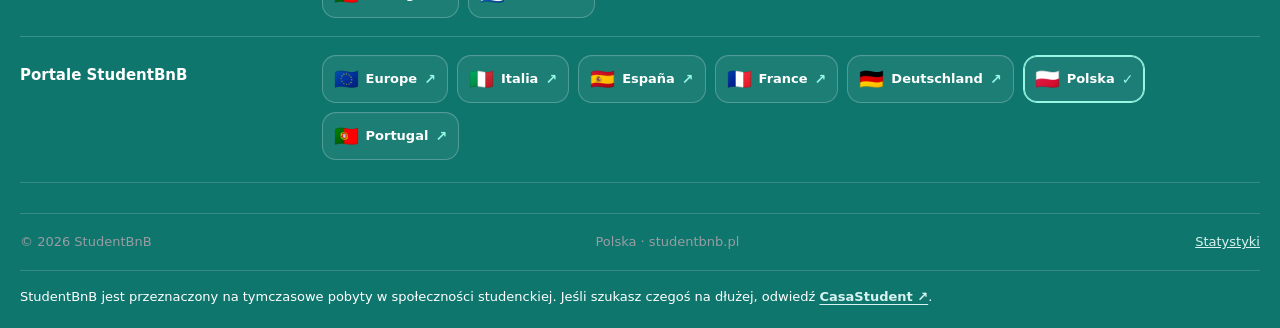
<file: ogloszenie.html>
<!doctype html><html lang="pl"><head><meta charset="utf-8"><meta name="viewport" content="width=device-width,initial-scale=1"><meta name="theme-color" content="#0F766E"><link rel="stylesheet" href="assets/css/style.css"><link rel="stylesheet" href="assets/css/country.css"><title>Szczegóły ogłoszenia | StudentBnB</title><meta name="description" content="Umeblowane zakwaterowanie dla studentów z jasno opisanymi kosztami i warunkami. Dane kontaktowe są chronione do czasu potwierdzenia emaila."><link rel="canonical" href="https://studentbnb.pl/ogloszenie.html"><link rel="stylesheet" href="assets/css/studentbnb-brand.css?v=20260902-final"></head><body><header class="site-header"><div class="container header-inner">
<a class="brand" href="index.html" aria-label="StudentBnB home"><span class="brand-icon" aria-hidden="true"><span class="brand-cap">▰</span></span><span>Student<strong>BnB</strong><small>Znajdź pokój. Poznaj swoje miasto.</small></span></a>
<button class="menu-button" aria-label="Menu" aria-expanded="false">☰</button>
<nav class="main-nav" aria-label="Główna nawigacja"><a href="index.html#how">Jak to działa</a><a href="studenci.html">Studenci szukający</a><a class="nav-social-link" href="mieszkanie-miedzypokoleniowe.html">Mieszkanie solidarnościowe</a><a class="nav-feature-link" href="szukam.html">Szukam mieszkania</a><a class="header-cta" href="dodaj-ogloszenie.html">Dodaj bezpłatnie</a><a class="account-link" href="#" data-login>♙ <span data-account-label>Zaloguj się</span></a></nav>
</div></header><main id="listing-detail" class="detail-page"><div class="container"><div class="breadcrumb" style="background:transparent"><a href="index.html">Strona główna</a> › <a href="miasto.html">Zakwaterowanie w Polsce</a> › <strong>Szczegóły ogłoszenia</strong></div><div class="detail-title-row"><div><h1 id="listing-title"></h1><div class="top-meta"><span id="listing-place"></span><span class="verification-badge">✓ Email potwierdzony</span></div></div><div class="detail-price"><div class="price" id="listing-price"></div></div></div><div class="gallery-contact"><div class="gallery"><img class="main-photo" id="listing-main-image" alt=""><div class="thumbs"><button class="thumb"><img data-gallery-image alt=""></button><button class="thumb"><img data-gallery-image alt=""></button><button class="thumb"><img data-gallery-image alt=""></button></div></div><aside class="contact-card"><h2>Skontaktuj się z wynajmującym</h2><p>Zapytanie zapisane. Kontakty są chronione dla zweryfikowanych użytkowników.</p><button class="btn btn-yellow btn-block" id="contact-owner" type="button">Skontaktuj się z wynajmującym</button><div class="safety-box">✓ Nigdy nie wysyłaj pieniędzy bez sprawdzenia lokalu i tożsamości rozmówcy. Zgłaszaj nietypowe żądania płatności, podejrzane dokumenty lub niespójne ogłoszenia.</div></aside></div><div class="detail-grid" style="margin-top:20px"><section class="info-card"><h2>Koszty</h2><p id="listing-costs"></p><dl class="definition-list"><dt>Kaucja</dt><dd id="listing-deposit"></dd></dl></section><section class="info-card"><h2>Warunki</h2><dl class="definition-list"><dt>Dostępne od</dt><dd id="listing-availability"></dd><dt>Minimalny okres</dt><dd id="listing-minimum"></dd></dl></section><section class="info-card cost-card"><h2>Bezpieczeństwo</h2><p>Nigdy nie wysyłaj pieniędzy bez sprawdzenia lokalu i tożsamości rozmówcy. Zgłaszaj nietypowe żądania płatności, podejrzane dokumenty lub niespójne ogłoszenia.</p></section></div><section class="info-card"><h2>Opis</h2><p id="listing-description"></p></section></div></main><footer class="site-footer" id="contact"><div class="container"><div class="footer-grid">
<div><a class="brand" href="index.html" style="font-size:27px"><span>Student<strong>BnB</strong></span></a><p>Miejsce spotkania studentów i wynajmujących. Prosto, przejrzyście i bezpłatnie.</p></div>
<div><h3>Odkrywaj</h3><div class="footer-links"><a href="miasto.html">Zakwaterowanie w Polsce</a><a href="studenci.html">Studenci szukający</a><a href="szukam.html">Szukam mieszkania</a><a href="mieszkanie-miedzypokoleniowe.html">Mieszkanie solidarnościowe</a><a href="dodaj-ogloszenie.html">Dodaj bezpłatnie</a></div></div>
<div><h3>Projekt</h3><div class="footer-links"><a href="index.html#how">Jak to działa</a><a href="index.html#faq">FAQ</a><a href="index.html#contact">Kontakt</a></div></div>
<div><h3>Bezpieczeństwo</h3><div class="footer-links"><a href="prywatnosc.html">Prywatność i warunki</a><a href="prywatnosc.html#security">Zapobieganie oszustwom</a><a href="mailto:zgloszenia@studentbnb.pl">Zgłoś treść</a></div></div>
</div><div class="footer-international"><strong>CasaStudent w Europie</strong><div class="footer-country-links" data-network></div></div><div class="footer-bottom"><span>© 2026 CasaStudent</span><span>Polska · studentbnb.pl</span></div></div></footer><div class="modal-backdrop" id="login-modal" role="dialog" aria-modal="true" aria-labelledby="login-title"><div class="modal"><button class="modal-close" data-close-modal aria-label="Zamknij">×</button><h2 id="login-title">Zaloguj się</h2><p>Sprawdź email, aby zakończyć weryfikację.</p><form id="login-form"><div class="field"><label for="login-email">Email</label><input id="login-email" name="email" type="email" required autocomplete="email" placeholder="name@email.com"></div><button class="btn btn-yellow btn-block" type="submit">Potwierdź i kontynuuj</button></form></div></div><div id="toast" class="toast" role="status" aria-live="polite"></div><script src="assets/js/config.js"></script><script src="assets/js/data.js"></script><script src="assets/js/api.js"></script><script src="assets/js/app.js?v=20260902-final"></script><script src="assets/js/studentbnb-brand.js?v=20260902-final"></script></body></html>
</file>
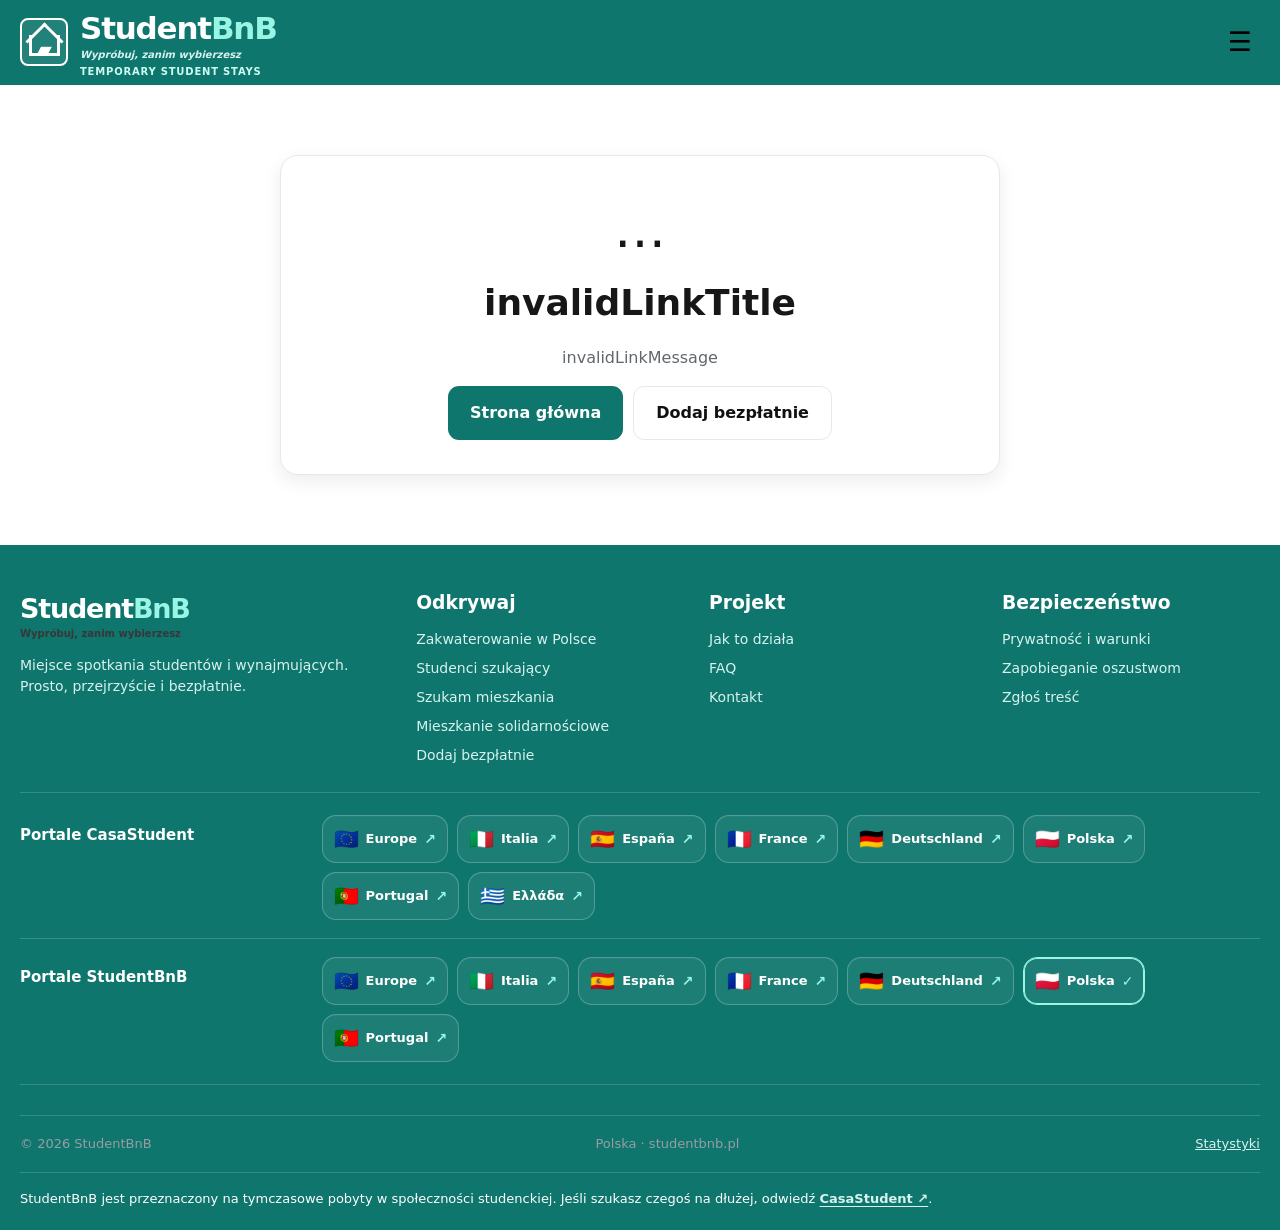
<file: potwierdz-email.html>
<!doctype html><html lang="pl"><head><meta charset="utf-8"><meta name="viewport" content="width=device-width,initial-scale=1"><meta name="theme-color" content="#0F766E"><link rel="stylesheet" href="assets/css/style.css"><link rel="stylesheet" href="assets/css/country.css"><title>Email potwierdzony | StudentBnB</title><meta name="description" content="Sprawdź email, aby zakończyć weryfikację."><link rel="canonical" href="https://studentbnb.pl/potwierdz-email.html"><link rel="stylesheet" href="assets/css/studentbnb-brand.css?v=20260902-final"></head><body><header class="site-header"><div class="container header-inner">
<a class="brand" href="index.html" aria-label="StudentBnB home"><span class="brand-icon" aria-hidden="true"><span class="brand-cap">▰</span></span><span>Student<strong>BnB</strong><small>Znajdź pokój. Poznaj swoje miasto.</small></span></a>
<button class="menu-button" aria-label="Menu" aria-expanded="false">☰</button>
<nav class="main-nav" aria-label="Główna nawigacja"><a href="index.html#how">Jak to działa</a><a href="studenci.html">Studenci szukający</a><a class="nav-social-link" href="mieszkanie-miedzypokoleniowe.html">Mieszkanie solidarnościowe</a><a class="nav-feature-link" href="szukam.html">Szukam mieszkania</a><a class="header-cta" href="dodaj-ogloszenie.html">Dodaj bezpłatnie</a><a class="account-link" href="#" data-login>♙ <span data-account-label>Zaloguj się</span></a></nav>
</div></header><main><div class="container"><section class="status-card card" id="confirmation-status"><div class="status-icon" id="confirmation-icon">…</div><h1 id="confirmation-title">Sprawdź email, aby zakończyć weryfikację.</h1><p id="confirmation-message"></p><div style="display:flex;gap:10px;justify-content:center;flex-wrap:wrap"><a class="btn btn-yellow" href="index.html">Strona główna</a><a class="btn btn-white" href="dodaj-ogloszenie.html">Dodaj bezpłatnie</a></div></section></div></main><footer class="site-footer" id="contact"><div class="container"><div class="footer-grid">
<div><a class="brand" href="index.html" style="font-size:27px"><span>Student<strong>BnB</strong></span></a><p>Miejsce spotkania studentów i wynajmujących. Prosto, przejrzyście i bezpłatnie.</p></div>
<div><h3>Odkrywaj</h3><div class="footer-links"><a href="miasto.html">Zakwaterowanie w Polsce</a><a href="studenci.html">Studenci szukający</a><a href="szukam.html">Szukam mieszkania</a><a href="mieszkanie-miedzypokoleniowe.html">Mieszkanie solidarnościowe</a><a href="dodaj-ogloszenie.html">Dodaj bezpłatnie</a></div></div>
<div><h3>Projekt</h3><div class="footer-links"><a href="index.html#how">Jak to działa</a><a href="index.html#faq">FAQ</a><a href="index.html#contact">Kontakt</a></div></div>
<div><h3>Bezpieczeństwo</h3><div class="footer-links"><a href="prywatnosc.html">Prywatność i warunki</a><a href="prywatnosc.html#security">Zapobieganie oszustwom</a><a href="mailto:zgloszenia@studentbnb.pl">Zgłoś treść</a></div></div>
</div><div class="footer-international"><strong>CasaStudent w Europie</strong><div class="footer-country-links" data-network></div></div><div class="footer-bottom"><span>© 2026 CasaStudent</span><span>Polska · studentbnb.pl</span></div></div></footer><div class="modal-backdrop" id="login-modal" role="dialog" aria-modal="true" aria-labelledby="login-title"><div class="modal"><button class="modal-close" data-close-modal aria-label="Zamknij">×</button><h2 id="login-title">Zaloguj się</h2><p>Sprawdź email, aby zakończyć weryfikację.</p><form id="login-form"><div class="field"><label for="login-email">Email</label><input id="login-email" name="email" type="email" required autocomplete="email" placeholder="name@email.com"></div><button class="btn btn-yellow btn-block" type="submit">Potwierdź i kontynuuj</button></form></div></div><div id="toast" class="toast" role="status" aria-live="polite"></div><script src="assets/js/config.js"></script><script src="assets/js/data.js"></script><script src="assets/js/api.js"></script><script src="assets/js/app.js?v=20260902-final"></script><script src="assets/js/studentbnb-brand.js?v=20260902-final"></script></body></html>
</file>
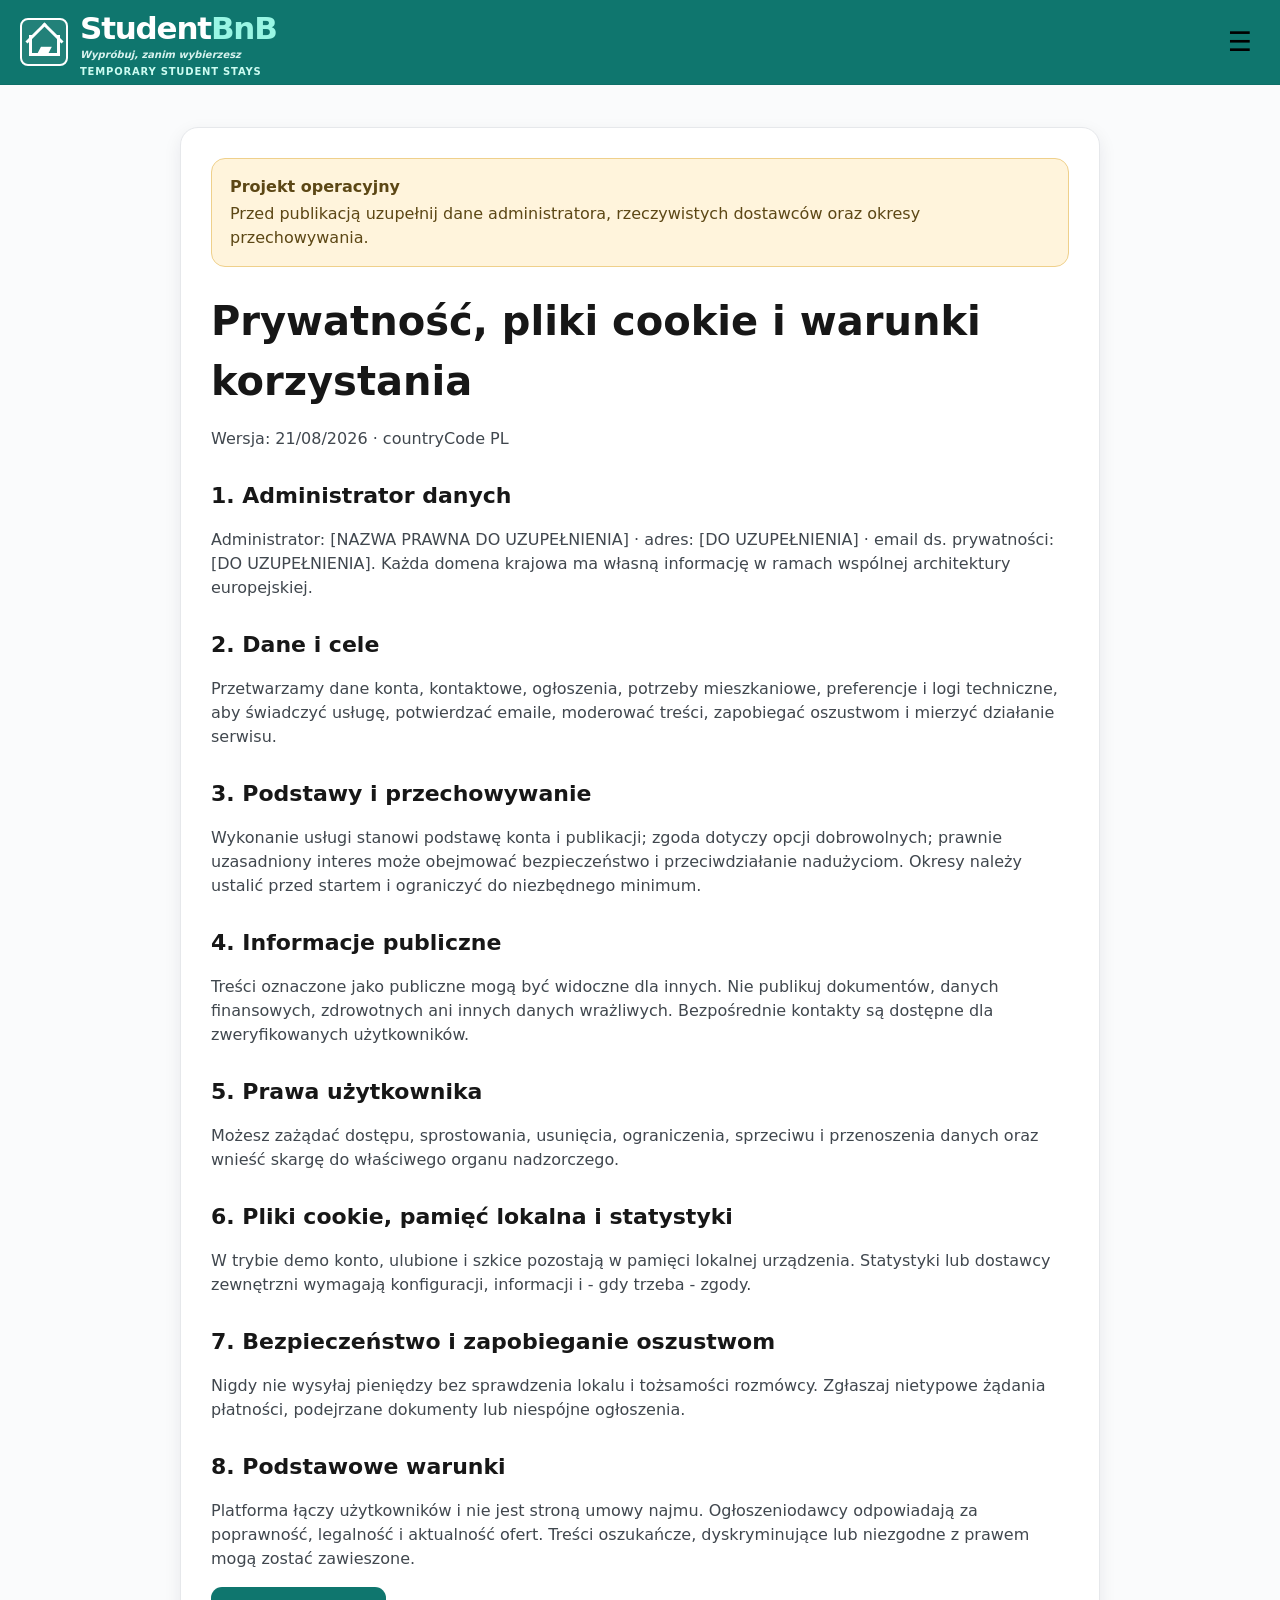
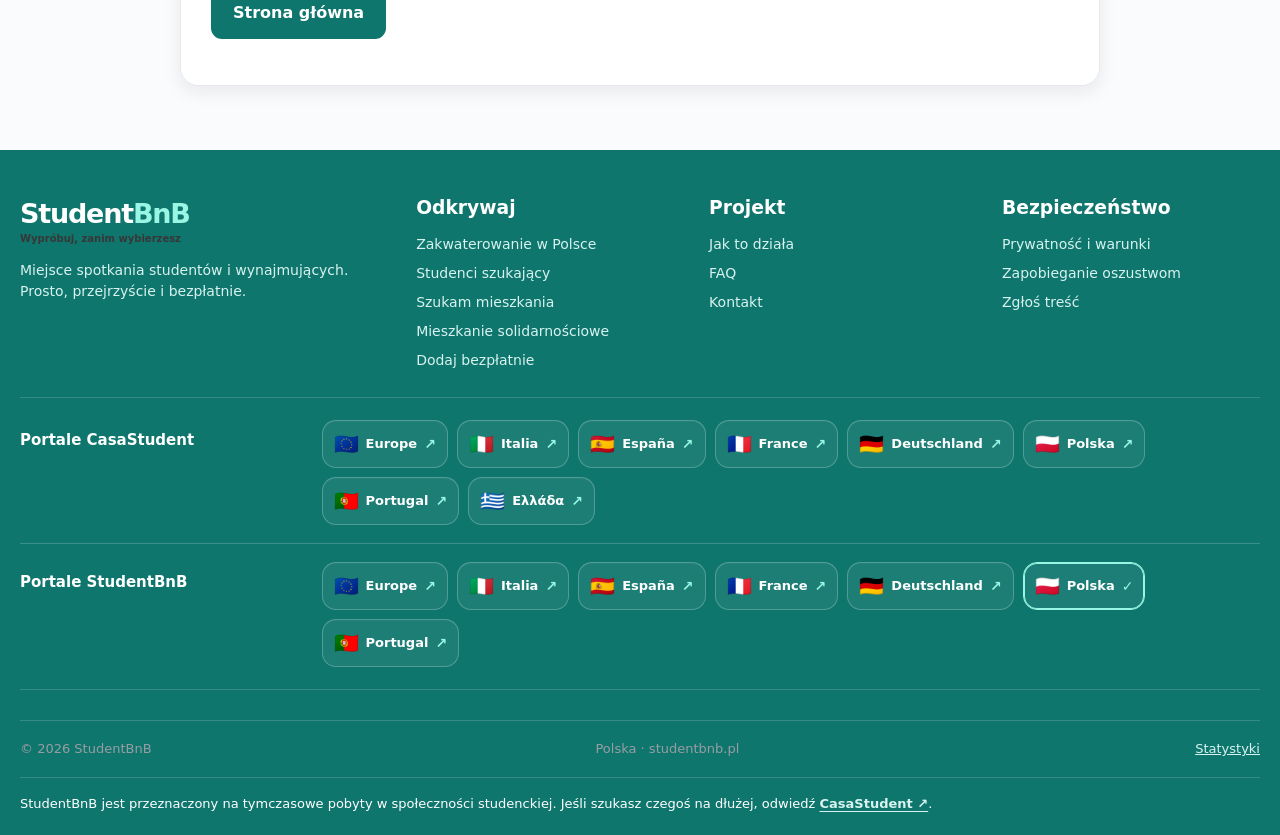
<file: prywatnosc.html>
<!doctype html><html lang="pl"><head><meta charset="utf-8"><meta name="viewport" content="width=device-width,initial-scale=1"><meta name="theme-color" content="#0F766E"><link rel="stylesheet" href="assets/css/style.css"><link rel="stylesheet" href="assets/css/country.css"><title>Prywatność, pliki cookie i warunki korzystania | StudentBnB</title><meta name="description" content="Przed publikacją uzupełnij dane administratora, rzeczywistych dostawców oraz okresy przechowywania."><link rel="canonical" href="https://studentbnb.pl/prywatnosc.html"><link rel="stylesheet" href="assets/css/studentbnb-brand.css?v=20260902-final"></head><body><header class="site-header"><div class="container header-inner">
<a class="brand" href="index.html" aria-label="StudentBnB home"><span class="brand-icon" aria-hidden="true"><span class="brand-cap">▰</span></span><span>Student<strong>BnB</strong><small>Znajdź pokój. Poznaj swoje miasto.</small></span></a>
<button class="menu-button" aria-label="Menu" aria-expanded="false">☰</button>
<nav class="main-nav" aria-label="Główna nawigacja"><a href="index.html#how">Jak to działa</a><a href="studenci.html">Studenci szukający</a><a class="nav-social-link" href="mieszkanie-miedzypokoleniowe.html">Mieszkanie solidarnościowe</a><a class="nav-feature-link" href="szukam.html">Szukam mieszkania</a><a class="header-cta" href="dodaj-ogloszenie.html">Dodaj bezpłatnie</a><a class="account-link" href="#" data-login>♙ <span data-account-label>Zaloguj się</span></a></nav>
</div></header><main class="legal-content"><div class="container"><article class="legal-card card"><div class="legal-draft"><strong>Projekt operacyjny</strong>Przed publikacją uzupełnij dane administratora, rzeczywistych dostawców oraz okresy przechowywania.</div><h1>Prywatność, pliki cookie i warunki korzystania</h1><p>Wersja: 21/08/2026 · countryCode PL</p><section><h2>1. Administrator danych</h2><p>Administrator: [NAZWA PRAWNA DO UZUPEŁNIENIA] · adres: [DO UZUPEŁNIENIA] · email ds. prywatności: [DO UZUPEŁNIENIA]. Każda domena krajowa ma własną informację w ramach wspólnej architektury europejskiej.</p></section><section><h2>2. Dane i cele</h2><p>Przetwarzamy dane konta, kontaktowe, ogłoszenia, potrzeby mieszkaniowe, preferencje i logi techniczne, aby świadczyć usługę, potwierdzać emaile, moderować treści, zapobiegać oszustwom i mierzyć działanie serwisu.</p></section><section><h2>3. Podstawy i przechowywanie</h2><p>Wykonanie usługi stanowi podstawę konta i publikacji; zgoda dotyczy opcji dobrowolnych; prawnie uzasadniony interes może obejmować bezpieczeństwo i przeciwdziałanie nadużyciom. Okresy należy ustalić przed startem i ograniczyć do niezbędnego minimum.</p></section><section><h2>4. Informacje publiczne</h2><p>Treści oznaczone jako publiczne mogą być widoczne dla innych. Nie publikuj dokumentów, danych finansowych, zdrowotnych ani innych danych wrażliwych. Bezpośrednie kontakty są dostępne dla zweryfikowanych użytkowników.</p></section><section><h2>5. Prawa użytkownika</h2><p>Możesz zażądać dostępu, sprostowania, usunięcia, ograniczenia, sprzeciwu i przenoszenia danych oraz wnieść skargę do właściwego organu nadzorczego.</p></section><section><h2>6. Pliki cookie, pamięć lokalna i statystyki</h2><p>W trybie demo konto, ulubione i szkice pozostają w pamięci lokalnej urządzenia. Statystyki lub dostawcy zewnętrzni wymagają konfiguracji, informacji i - gdy trzeba - zgody.</p></section><section id="security"><h2>7. Bezpieczeństwo i zapobieganie oszustwom</h2><p>Nigdy nie wysyłaj pieniędzy bez sprawdzenia lokalu i tożsamości rozmówcy. Zgłaszaj nietypowe żądania płatności, podejrzane dokumenty lub niespójne ogłoszenia.</p></section><section><h2>8. Podstawowe warunki</h2><p>Platforma łączy użytkowników i nie jest stroną umowy najmu. Ogłoszeniodawcy odpowiadają za poprawność, legalność i aktualność ofert. Treści oszukańcze, dyskryminujące lub niezgodne z prawem mogą zostać zawieszone.</p></section><p><a class="btn btn-yellow" href="index.html">Strona główna</a></p></article></div></main><footer class="site-footer" id="contact"><div class="container"><div class="footer-grid">
<div><a class="brand" href="index.html" style="font-size:27px"><span>Student<strong>BnB</strong></span></a><p>Miejsce spotkania studentów i wynajmujących. Prosto, przejrzyście i bezpłatnie.</p></div>
<div><h3>Odkrywaj</h3><div class="footer-links"><a href="miasto.html">Zakwaterowanie w Polsce</a><a href="studenci.html">Studenci szukający</a><a href="szukam.html">Szukam mieszkania</a><a href="mieszkanie-miedzypokoleniowe.html">Mieszkanie solidarnościowe</a><a href="dodaj-ogloszenie.html">Dodaj bezpłatnie</a></div></div>
<div><h3>Projekt</h3><div class="footer-links"><a href="index.html#how">Jak to działa</a><a href="index.html#faq">FAQ</a><a href="index.html#contact">Kontakt</a></div></div>
<div><h3>Bezpieczeństwo</h3><div class="footer-links"><a href="prywatnosc.html">Prywatność i warunki</a><a href="prywatnosc.html#security">Zapobieganie oszustwom</a><a href="mailto:zgloszenia@studentbnb.pl">Zgłoś treść</a></div></div>
</div><div class="footer-international"><strong>CasaStudent w Europie</strong><div class="footer-country-links" data-network></div></div><div class="footer-bottom"><span>© 2026 CasaStudent</span><span>Polska · studentbnb.pl</span></div></div></footer><div class="modal-backdrop" id="login-modal" role="dialog" aria-modal="true" aria-labelledby="login-title"><div class="modal"><button class="modal-close" data-close-modal aria-label="Zamknij">×</button><h2 id="login-title">Zaloguj się</h2><p>Sprawdź email, aby zakończyć weryfikację.</p><form id="login-form"><div class="field"><label for="login-email">Email</label><input id="login-email" name="email" type="email" required autocomplete="email" placeholder="name@email.com"></div><button class="btn btn-yellow btn-block" type="submit">Potwierdź i kontynuuj</button></form></div></div><div id="toast" class="toast" role="status" aria-live="polite"></div><script src="assets/js/config.js"></script><script src="assets/js/data.js"></script><script src="assets/js/api.js"></script><script src="assets/js/app.js?v=20260902-final"></script><script src="assets/js/studentbnb-brand.js?v=20260902-final"></script></body></html>
</file>
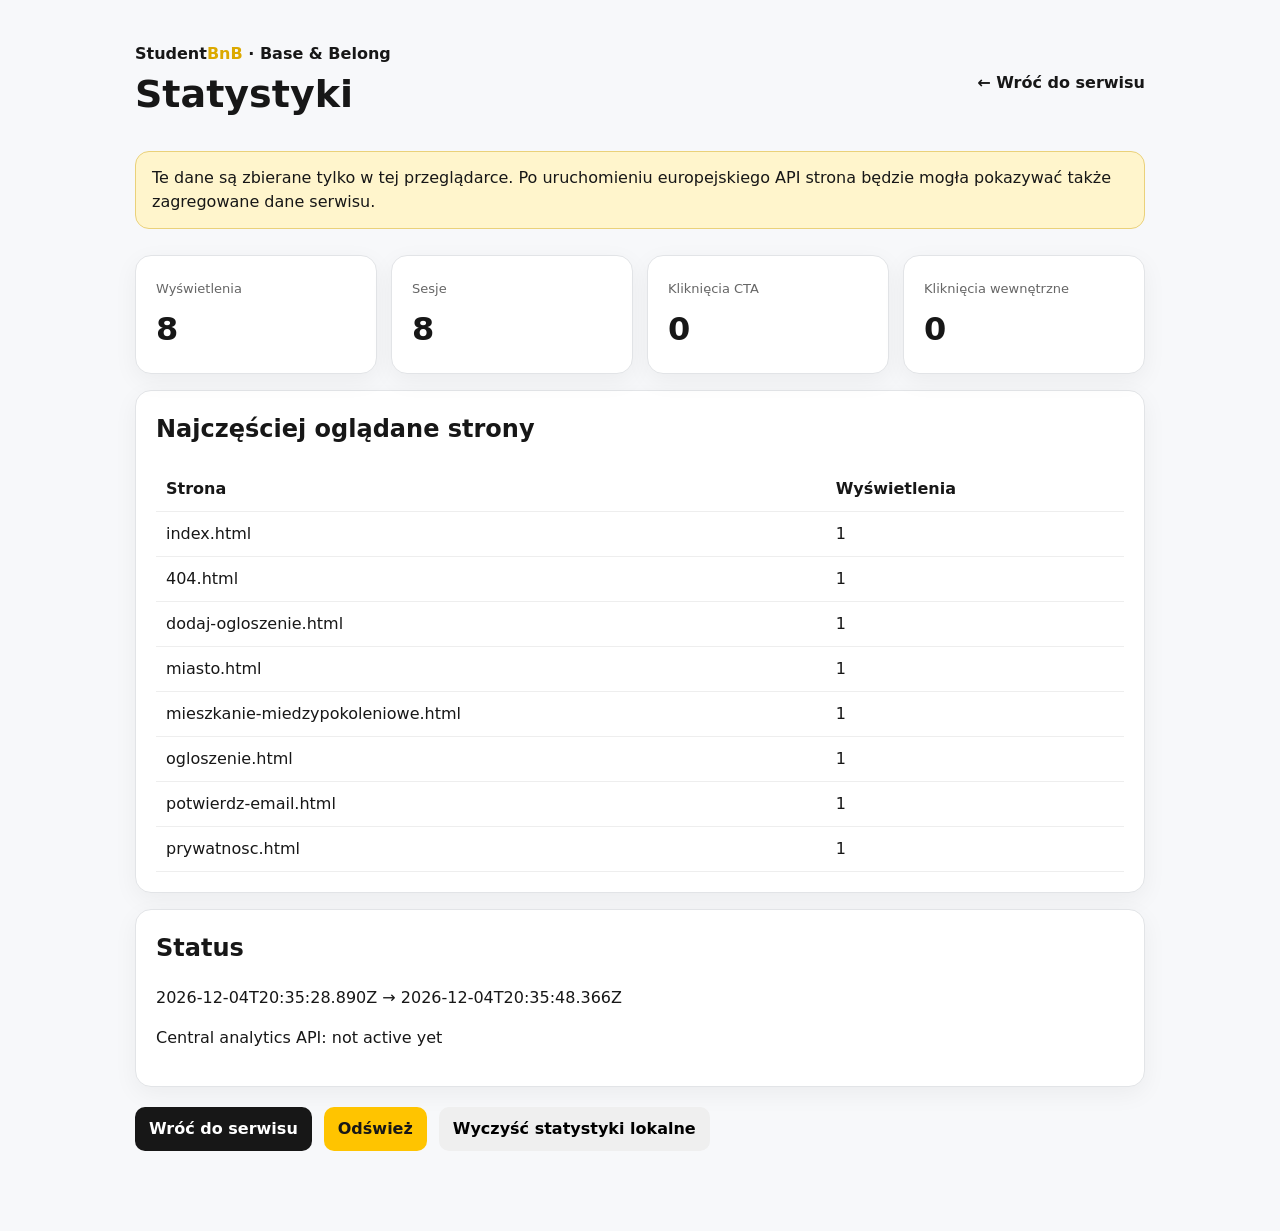
<file: stats.html>
<!doctype html><html lang="pl"><head><meta charset="utf-8"><meta name="viewport" content="width=device-width,initial-scale=1"><meta name="robots" content="noindex,nofollow"><link rel="stylesheet" href="assets/css/style.css"><title>CasaStudent Statistics</title><style>body{background:#f7f8fa}.stats-wrap{max-width:1050px;margin:0 auto;padding:42px 20px 80px}.stats-head{display:flex;justify-content:space-between;align-items:center;gap:20px;margin-bottom:28px}.stats-head h1{margin:0;font-size:38px}.stats-head a{font-weight:800}.stats-note{background:#fff5cc;border:1px solid #ead17a;border-radius:14px;padding:14px 16px;margin:18px 0 26px}.stats-grid{display:grid;grid-template-columns:repeat(4,1fr);gap:14px}.stats-card{background:#fff;border:1px solid #e2e4e7;border-radius:16px;padding:20px;box-shadow:0 7px 24px rgba(0,0,0,.05)}.stats-card b{display:block;font-size:32px;margin-top:5px}.stats-card span{color:#666;font-size:13px}.stats-wide{margin-top:16px}.stats-wide h2{margin-top:0}.stats-table{width:100%;border-collapse:collapse}.stats-table td,.stats-table th{padding:10px;border-bottom:1px solid #eee;text-align:left}.stats-actions{margin-top:20px;display:flex;gap:12px;flex-wrap:wrap}.stats-actions button,.stats-actions a{border:0;border-radius:10px;padding:10px 14px;font-weight:800;cursor:pointer;text-decoration:none}.primary{background:#ffc400;color:#171717}.secondary{background:#171717;color:#fff}@media(max-width:760px){.stats-grid{grid-template-columns:repeat(2,1fr)}.stats-head{align-items:flex-start;flex-direction:column}}</style><link rel="stylesheet" href="assets/css/studentbnb-brand.css?v=20260902-final"></head><body><main class="stats-wrap"><div class="stats-head"><div><div style="font-weight:900">Student<span style="color:#dca900">BnB</span> · Base &amp; Belong</div><h1 id="stats-title">Statistics</h1></div><a href="index.html" id="back">← Home</a></div><div class="stats-note" id="stats-note"></div><div class="stats-grid"><div class="stats-card"><span id="l-views">Page views</span><b id="views">0</b></div><div class="stats-card"><span id="l-sessions">Sessions</span><b id="sessions">0</b></div><div class="stats-card"><span id="l-cta">CTA clicks</span><b id="cta">0</b></div><div class="stats-card"><span id="l-links">Internal clicks</span><b id="links">0</b></div></div><section class="stats-card stats-wide"><h2 id="l-pages">Most viewed pages</h2><table class="stats-table"><thead><tr><th id="l-page">Page</th><th id="l-count">Views</th></tr></thead><tbody id="page-rows"></tbody></table></section><section class="stats-card stats-wide"><h2 id="l-status">Status</h2><p id="period"></p><p id="central"></p></section><div class="stats-actions"><a class="secondary" href="index.html" id="back2">Home</a><button class="primary" id="refresh">Refresh</button><button id="reset">Reset local statistics</button></div></main><script src="assets/js/config.js"></script><script src="assets/js/analytics.js?v=20260824"></script><script src="assets/js/stats-dashboard.js"></script><script src="assets/js/studentbnb-brand.js?v=20260902-final"></script></body></html>
</file>
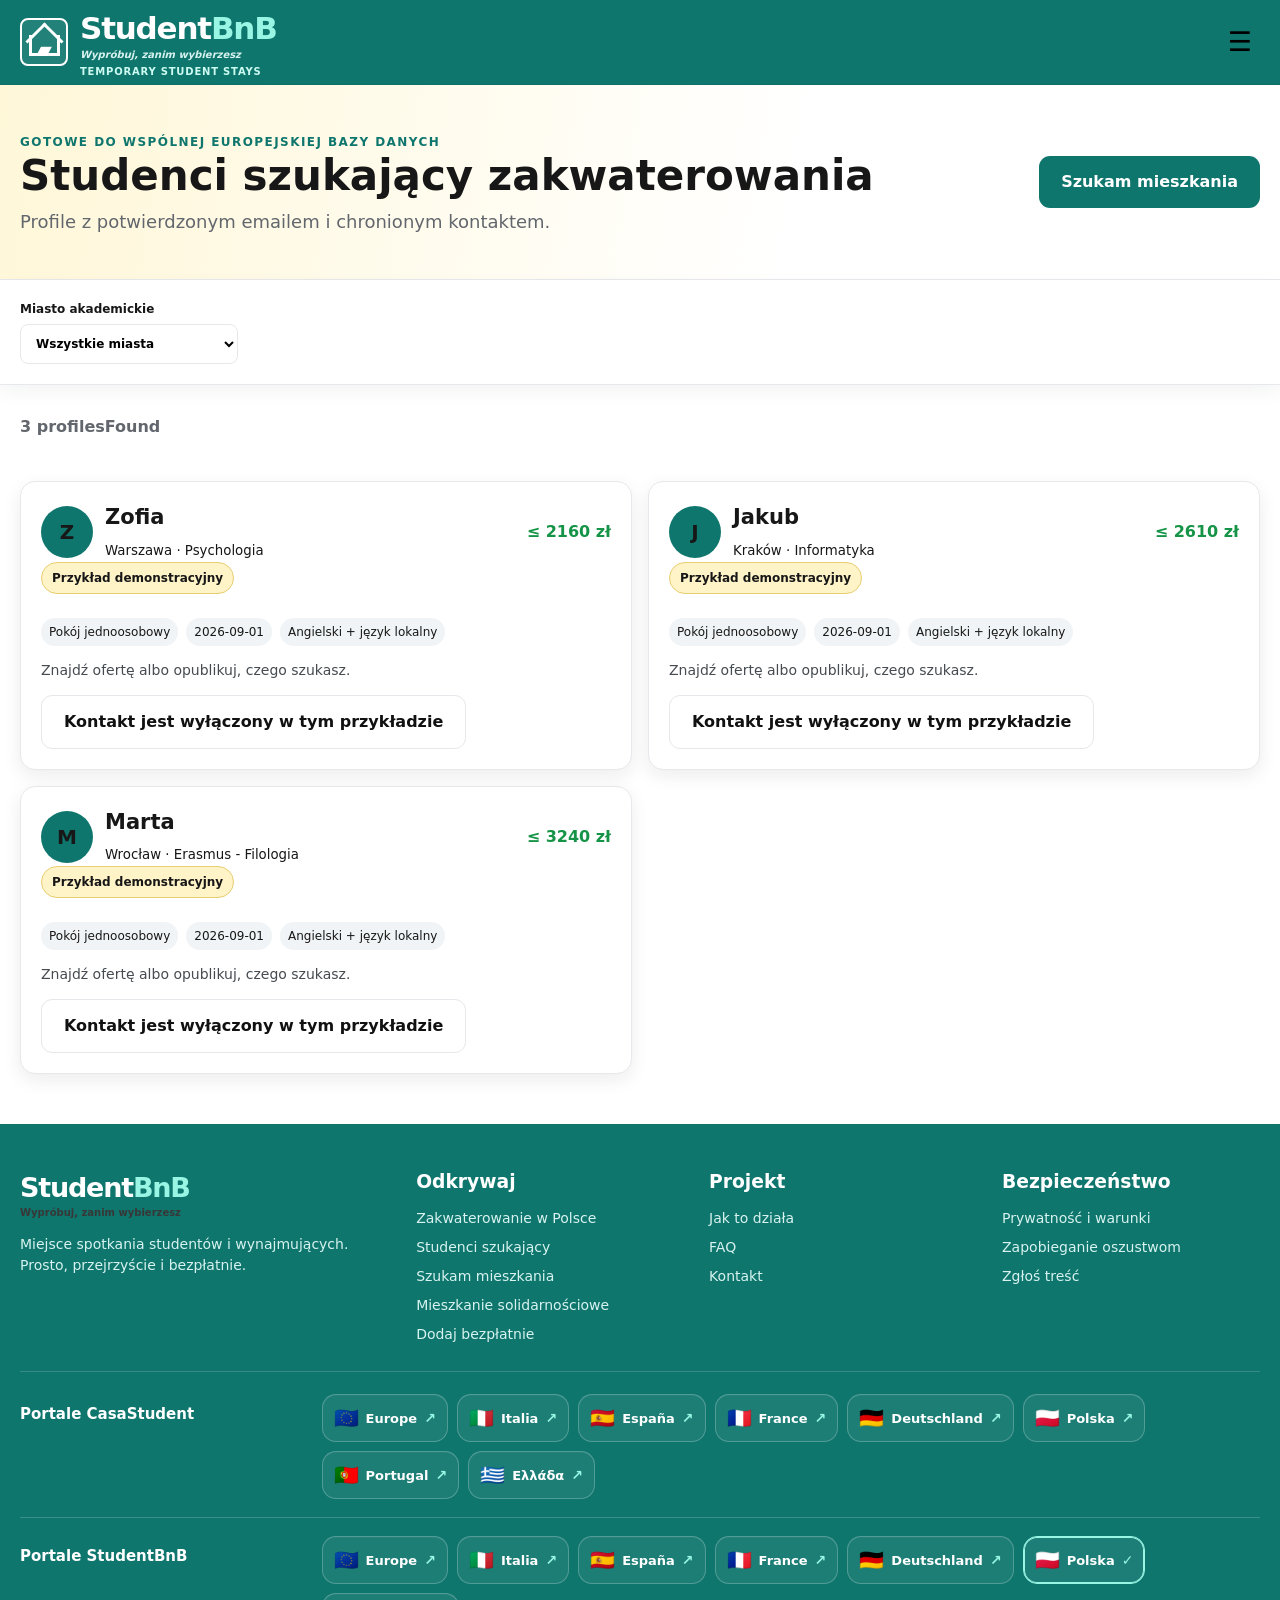
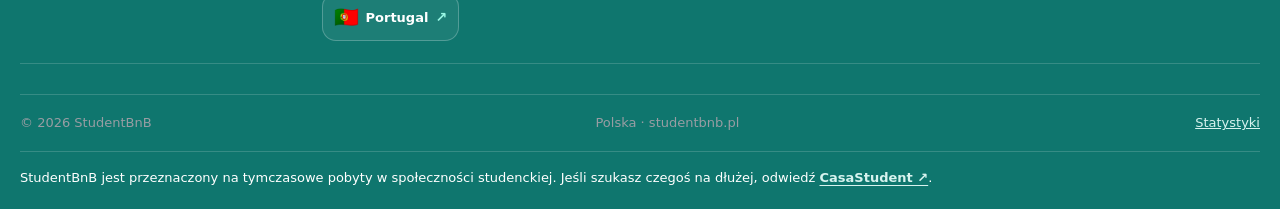
<file: studenci.html>
<!doctype html><html lang="pl"><head><meta charset="utf-8"><meta name="viewport" content="width=device-width,initial-scale=1"><meta name="theme-color" content="#0F766E"><link rel="stylesheet" href="assets/css/style.css"><link rel="stylesheet" href="assets/css/country.css"><title>Studenci szukający zakwaterowania | StudentBnB</title><meta name="description" content="Profile z potwierdzonym emailem i chronionym kontaktem."><link rel="canonical" href="https://studentbnb.pl/studenci.html"><link rel="stylesheet" href="assets/css/studentbnb-brand.css?v=20260902-final"></head><body><header class="site-header"><div class="container header-inner">
<a class="brand" href="index.html" aria-label="StudentBnB home"><span class="brand-icon" aria-hidden="true"><span class="brand-cap">▰</span></span><span>Student<strong>BnB</strong><small>Znajdź pokój. Poznaj swoje miasto.</small></span></a>
<button class="menu-button" aria-label="Menu" aria-expanded="false">☰</button>
<nav class="main-nav" aria-label="Główna nawigacja"><a href="index.html#how">Jak to działa</a><a href="studenci.html">Studenci szukający</a><a class="nav-social-link" href="mieszkanie-miedzypokoleniowe.html">Mieszkanie solidarnościowe</a><a class="nav-feature-link" href="szukam.html">Szukam mieszkania</a><a class="header-cta" href="dodaj-ogloszenie.html">Dodaj bezpłatnie</a><a class="account-link" href="#" data-login>♙ <span data-account-label>Zaloguj się</span></a></nav>
</div></header><main><section class="request-hero"><div class="container request-hero-grid"><div><span class="kicker">Gotowe do wspólnej europejskiej bazy danych</span><h1>Studenci szukający zakwaterowania</h1><p>Profile z potwierdzonym emailem i chronionym kontaktem.</p></div><a class="btn btn-yellow" href="szukam.html">Szukam mieszkania</a></div></section><section class="filters"><div class="container filter-grid"><label>Miasto akademickie<select id="student-filter-city"></select></label></div></section><section class="container"><div class="results-bar"><strong id="student-result-count"></strong></div><div class="student-card-grid" id="student-results"></div></section></main><footer class="site-footer" id="contact"><div class="container"><div class="footer-grid">
<div><a class="brand" href="index.html" style="font-size:27px"><span>Student<strong>BnB</strong></span></a><p>Miejsce spotkania studentów i wynajmujących. Prosto, przejrzyście i bezpłatnie.</p></div>
<div><h3>Odkrywaj</h3><div class="footer-links"><a href="miasto.html">Zakwaterowanie w Polsce</a><a href="studenci.html">Studenci szukający</a><a href="szukam.html">Szukam mieszkania</a><a href="mieszkanie-miedzypokoleniowe.html">Mieszkanie solidarnościowe</a><a href="dodaj-ogloszenie.html">Dodaj bezpłatnie</a></div></div>
<div><h3>Projekt</h3><div class="footer-links"><a href="index.html#how">Jak to działa</a><a href="index.html#faq">FAQ</a><a href="index.html#contact">Kontakt</a></div></div>
<div><h3>Bezpieczeństwo</h3><div class="footer-links"><a href="prywatnosc.html">Prywatność i warunki</a><a href="prywatnosc.html#security">Zapobieganie oszustwom</a><a href="mailto:zgloszenia@studentbnb.pl">Zgłoś treść</a></div></div>
</div><div class="footer-international"><strong>CasaStudent w Europie</strong><div class="footer-country-links" data-network></div></div><div class="footer-bottom"><span>© 2026 CasaStudent</span><span>Polska · studentbnb.pl</span></div></div></footer><div class="modal-backdrop" id="login-modal" role="dialog" aria-modal="true" aria-labelledby="login-title"><div class="modal"><button class="modal-close" data-close-modal aria-label="Zamknij">×</button><h2 id="login-title">Zaloguj się</h2><p>Sprawdź email, aby zakończyć weryfikację.</p><form id="login-form"><div class="field"><label for="login-email">Email</label><input id="login-email" name="email" type="email" required autocomplete="email" placeholder="name@email.com"></div><button class="btn btn-yellow btn-block" type="submit">Potwierdź i kontynuuj</button></form></div></div><div id="toast" class="toast" role="status" aria-live="polite"></div><script src="assets/js/config.js"></script><script src="assets/js/data.js"></script><script src="assets/js/api.js"></script><script src="assets/js/app.js?v=20260902-final"></script><script src="assets/js/studentbnb-brand.js?v=20260902-final"></script></body></html>
</file>
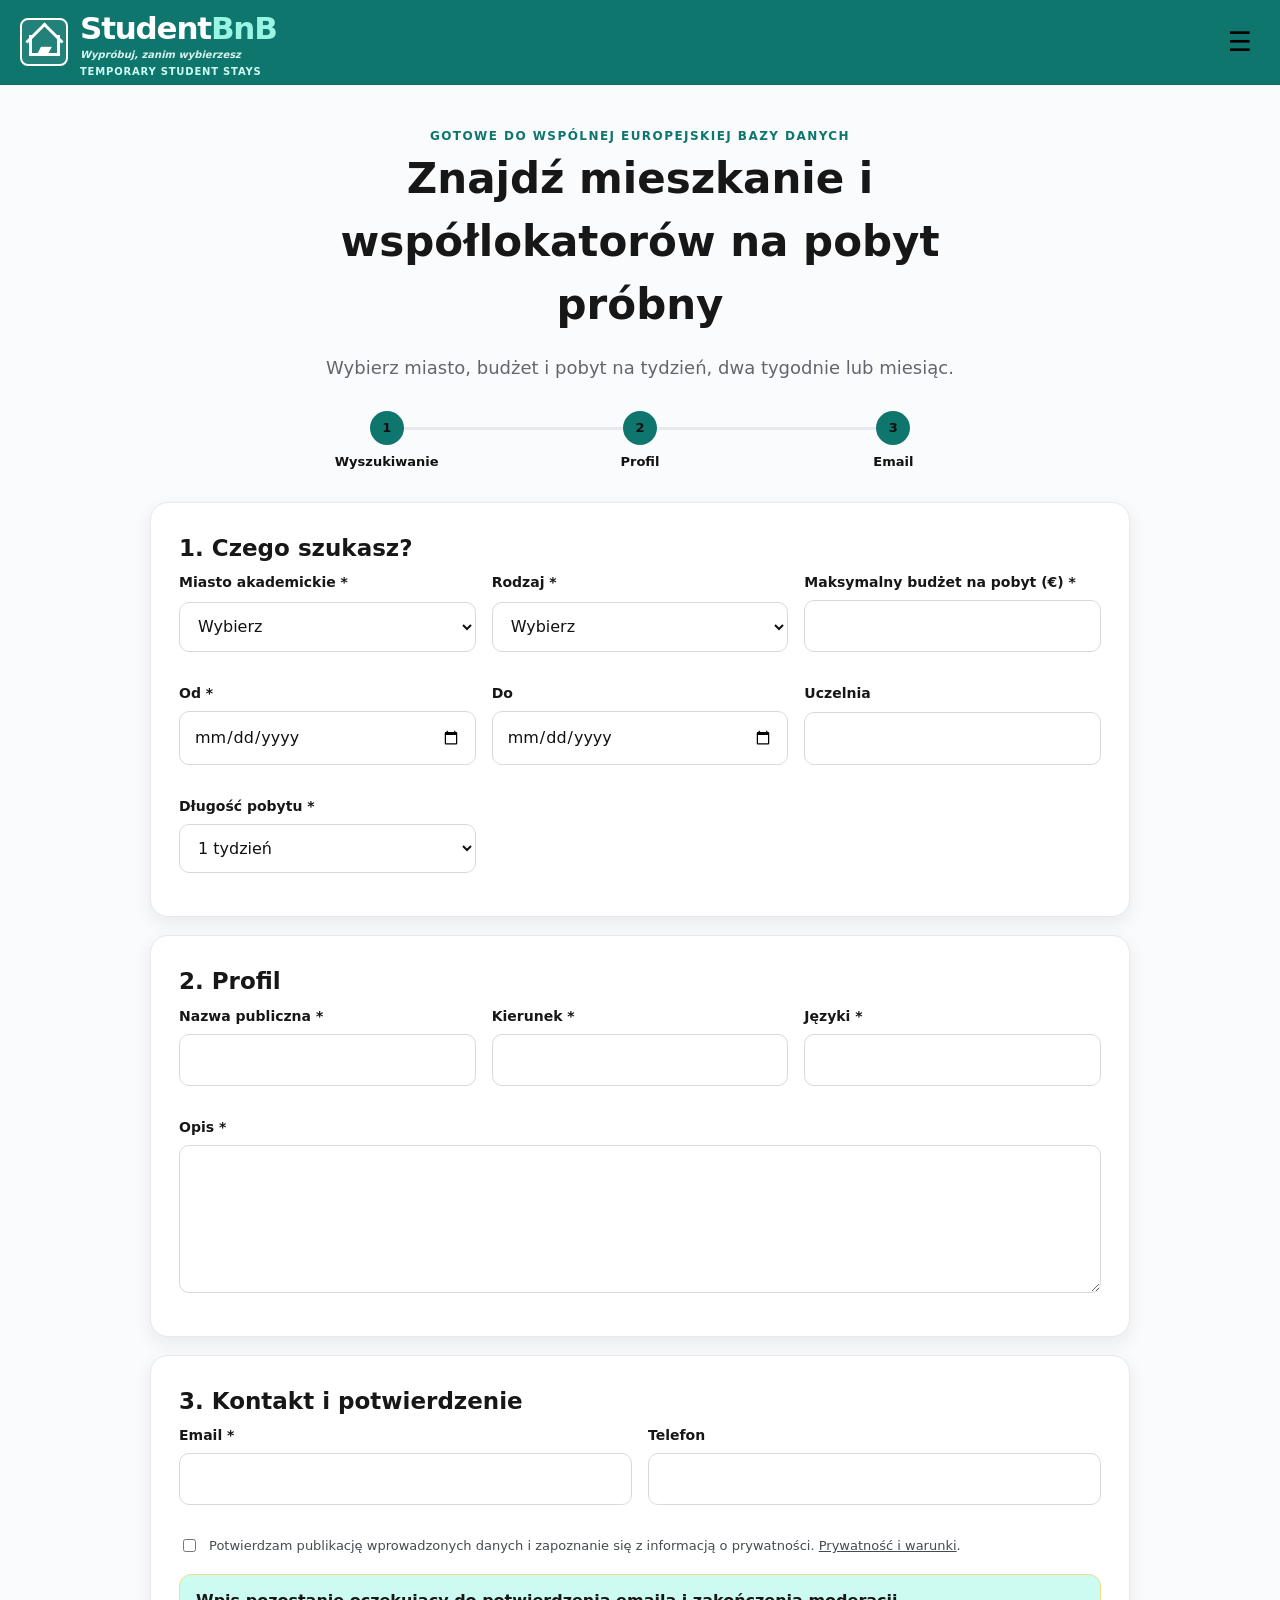
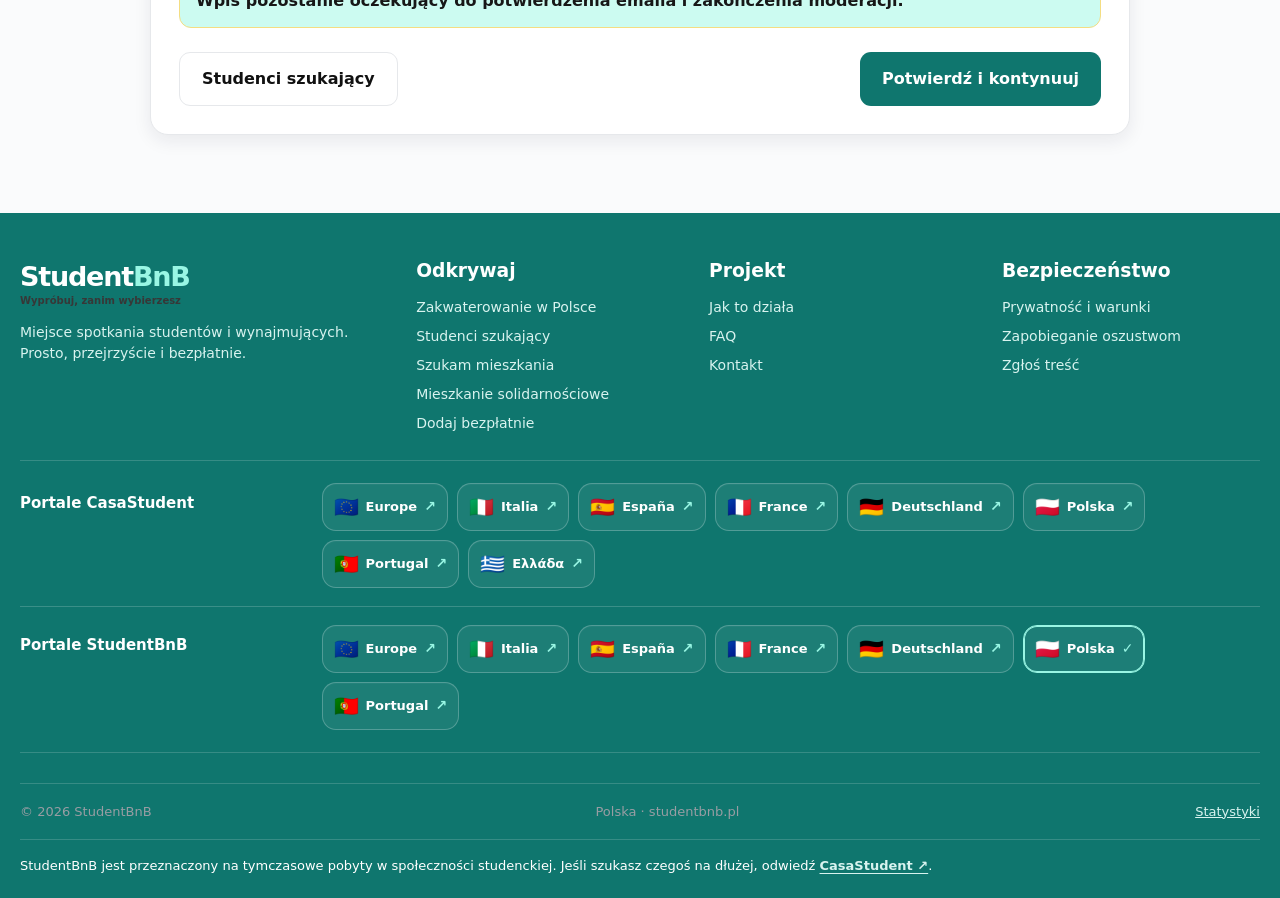
<file: szukam.html>
<!doctype html><html lang="pl"><head><meta charset="utf-8"><meta name="viewport" content="width=device-width,initial-scale=1"><meta name="theme-color" content="#0F766E"><link rel="stylesheet" href="assets/css/style.css"><link rel="stylesheet" href="assets/css/country.css"><title>Opublikuj, czego szukasz | StudentBnB</title><meta name="description" content="Opisz potrzeby, aby wynajmujący i współlokatorzy mogli Cię znaleźć."><link rel="canonical" href="https://studentbnb.pl/szukam.html"><link rel="stylesheet" href="assets/css/studentbnb-brand.css?v=20260902-final"></head><body><header class="site-header"><div class="container header-inner">
<a class="brand" href="index.html" aria-label="StudentBnB home"><span class="brand-icon" aria-hidden="true"><span class="brand-cap">▰</span></span><span>Student<strong>BnB</strong><small>Znajdź pokój. Poznaj swoje miasto.</small></span></a>
<button class="menu-button" aria-label="Menu" aria-expanded="false">☰</button>
<nav class="main-nav" aria-label="Główna nawigacja"><a href="index.html#how">Jak to działa</a><a href="studenci.html">Studenci szukający</a><a class="nav-social-link" href="mieszkanie-miedzypokoleniowe.html">Mieszkanie solidarnościowe</a><a class="nav-feature-link" href="szukam.html">Szukam mieszkania</a><a class="header-cta" href="dodaj-ogloszenie.html">Dodaj bezpłatnie</a><a class="account-link" href="#" data-login>♙ <span data-account-label>Zaloguj się</span></a></nav>
</div></header><main class="form-shell"><div class="container"><div class="form-heading"><span class="kicker">Gotowe do wspólnej europejskiej bazy danych</span><h1>Opublikuj, czego szukasz</h1><p>Opisz potrzeby, aby wynajmujący i współlokatorzy mogli Cię znaleźć.</p></div><div class="progress three"><div class="progress-step active" data-step="1"><span>Wyszukiwanie</span></div><div class="progress-step active" data-step="2"><span>Profil</span></div><div class="progress-step active" data-step="3"><span>Email</span></div></div><form id="student-request-form" class="publish-form"><input type="hidden" name="countryCode" value="PL"><section class="form-section card"><h2>1. Czego szukasz?</h2><div class="form-grid three"><div class="field"><label for="request-city">Miasto akademickie *</label><select id="request-city" name="city" required></select></div><div class="field"><label for="request-type">Rodzaj *</label><select id="request-type" name="type" required><option value="">Wybierz</option><option>Pokój jednoosobowy</option><option>Miejsce w pokoju współdzielonym</option><option>Kawalerka</option><option>Mieszkanie jednopokojowe</option><option>Mieszkanie</option></select></div><div class="field"><label for="request-budget">Czynsz max (PLN) *</label><input id="request-budget" name="budget" type="number" min="1" required></div><div class="field"><label for="request-from">Od *</label><input id="request-from" name="available_from" type="date" required></div><div class="field"><label for="request-to">Do</label><input id="request-to" name="available_to" type="date"></div><div class="field"><label for="university">Uczelnia</label><input id="university" name="university"></div></div></section><section class="form-section card"><h2>2. Profil</h2><div class="form-grid three"><div class="field"><label for="name">Nazwa publiczna *</label><input id="name" name="name" required></div><div class="field"><label for="course">Kierunek *</label><input id="course" name="course" required></div><div class="field"><label for="languages">Języki *</label><input id="languages" name="languages" required></div><div class="field full"><label for="bio">Opis *</label><textarea id="bio" name="bio" rows="5" required></textarea></div></div></section><section class="form-section card"><h2>3. Kontakt i potwierdzenie</h2><div class="form-grid"><div class="field"><label for="student-email">Email *</label><input id="student-email" name="email" type="email" required autocomplete="email"></div><div class="field"><label for="student-phone">Telefon</label><input id="student-phone" name="phone" autocomplete="tel"></div></div><label class="form-consent"><input type="checkbox" required><span>Potwierdzam publikację wprowadzonych danych i zapoznanie się z informacją o prywatności. <a href="prywatnosc.html">Prywatność i warunki</a>.</span></label><div class="notice" style="margin-top:18px"><strong>Wpis pozostanie oczekujący do potwierdzenia emaila i zakończenia moderacji.</strong></div><div class="form-actions"><a class="btn btn-white" href="studenci.html">Studenci szukający</a><button class="btn btn-yellow" type="submit">Potwierdź i kontynuuj</button></div><div class="verification-panel" id="verification-panel"><h3>Sprawdź email, aby zakończyć weryfikację.</h3><p data-verification-message></p><a class="btn btn-blue" data-demo-confirm hidden href="#">Zasymuluj potwierdzenie emaila</a></div></section></form></div></main><footer class="site-footer" id="contact"><div class="container"><div class="footer-grid">
<div><a class="brand" href="index.html" style="font-size:27px"><span>Student<strong>BnB</strong></span></a><p>Miejsce spotkania studentów i wynajmujących. Prosto, przejrzyście i bezpłatnie.</p></div>
<div><h3>Odkrywaj</h3><div class="footer-links"><a href="miasto.html">Zakwaterowanie w Polsce</a><a href="studenci.html">Studenci szukający</a><a href="szukam.html">Szukam mieszkania</a><a href="mieszkanie-miedzypokoleniowe.html">Mieszkanie solidarnościowe</a><a href="dodaj-ogloszenie.html">Dodaj bezpłatnie</a></div></div>
<div><h3>Projekt</h3><div class="footer-links"><a href="index.html#how">Jak to działa</a><a href="index.html#faq">FAQ</a><a href="index.html#contact">Kontakt</a></div></div>
<div><h3>Bezpieczeństwo</h3><div class="footer-links"><a href="prywatnosc.html">Prywatność i warunki</a><a href="prywatnosc.html#security">Zapobieganie oszustwom</a><a href="mailto:zgloszenia@studentbnb.pl">Zgłoś treść</a></div></div>
</div><div class="footer-international"><strong>CasaStudent w Europie</strong><div class="footer-country-links" data-network></div></div><div class="footer-bottom"><span>© 2026 CasaStudent</span><span>Polska · studentbnb.pl</span></div></div></footer><div class="modal-backdrop" id="login-modal" role="dialog" aria-modal="true" aria-labelledby="login-title"><div class="modal"><button class="modal-close" data-close-modal aria-label="Zamknij">×</button><h2 id="login-title">Zaloguj się</h2><p>Sprawdź email, aby zakończyć weryfikację.</p><form id="login-form"><div class="field"><label for="login-email">Email</label><input id="login-email" name="email" type="email" required autocomplete="email" placeholder="name@email.com"></div><button class="btn btn-yellow btn-block" type="submit">Potwierdź i kontynuuj</button></form></div></div><div id="toast" class="toast" role="status" aria-live="polite"></div><script src="assets/js/config.js"></script><script src="assets/js/data.js"></script><script src="assets/js/api.js"></script><script src="assets/js/app.js?v=20260902-final"></script><script src="assets/js/studentbnb-brand.js?v=20260902-final"></script></body></html>
</file>
<file: assets/css/style.css>
:root{
  --yellow:#ffc400;
  --yellow-dark:#e9ad00;
  --yellow-soft:#fff7d8;
  --ink:#171717;
  --muted:#62676d;
  --line:#e6e8eb;
  --paper:#ffffff;
  --green:#159447;
  --green-soft:#eaf8ef;
  --orange:#e98200;
  --orange-soft:#fff2df;
  --blue:#168bd2;
  --violet:#6b55a1;
  --violet-soft:#f3effb;
  --shadow:0 12px 35px rgba(20,31,45,.10);
  --shadow-sm:0 6px 18px rgba(20,31,45,.08);
  --radius:18px;
  --max:1240px;
}
*{box-sizing:border-box}
html{scroll-behavior:smooth}
body{margin:0;font-family:Inter,ui-sans-serif,system-ui,-apple-system,BlinkMacSystemFont,"Segoe UI",sans-serif;color:var(--ink);background:#fff;line-height:1.5}
img{max-width:100%;display:block}
a{color:inherit;text-decoration:none}
button,input,select,textarea{font:inherit}
button{cursor:pointer}
.container{width:min(var(--max),calc(100% - 40px));margin-inline:auto}
.visually-hidden{position:absolute!important;width:1px;height:1px;padding:0;margin:-1px;overflow:hidden;clip:rect(0,0,0,0);white-space:nowrap;border:0}
.hidden{display:none!important}

/* Header */
.site-header{position:sticky;top:0;z-index:50;background:var(--yellow);border-bottom:1px solid rgba(0,0,0,.06)}
.header-inner{height:84px;display:flex;align-items:center;gap:28px}
.brand{display:flex;align-items:center;gap:12px;font-size:31px;font-weight:900;letter-spacing:-1.2px;white-space:nowrap}
.brand-icon{width:48px;height:48px;border:2.5px solid #111;border-radius:8px;display:grid;place-items:center;position:relative;background:rgba(255,255,255,.08)}
.brand-icon:before{content:"";width:25px;height:18px;border:3px solid #111;border-top:0;position:absolute;bottom:8px}
.brand-icon:after{content:"";position:absolute;width:24px;height:24px;border-left:3px solid #111;border-top:3px solid #111;transform:rotate(45deg);top:8px}
.brand-cap{position:absolute;z-index:2;font-size:19px;top:14px}
.brand strong{color:white;text-shadow:0 1px 0 rgba(0,0,0,.08)}
.brand small{display:block;font-size:10px;font-weight:600;letter-spacing:0;color:#373737;margin-top:-4px}
.main-nav{margin-left:auto;display:flex;align-items:center;gap:18px;font-size:15px;font-weight:650}
.main-nav a:hover{text-decoration:underline;text-underline-offset:5px}
.header-cta{background:#fff;padding:15px 22px;border-radius:10px;box-shadow:var(--shadow-sm);font-weight:800!important;text-decoration:none!important}
.publish-menu{position:relative}
.publish-menu>.header-cta{display:flex;align-items:center;gap:8px;white-space:nowrap}
.publish-menu>.header-cta:after{content:"▾";font-size:12px;transition:.18s transform}
.publish-menu.open>.header-cta:after{transform:rotate(180deg)}
.publish-choice-menu{position:absolute;right:0;top:calc(100% + 10px);z-index:80;width:340px;padding:8px;background:#fff;border:1px solid var(--line);border-radius:14px;box-shadow:0 18px 45px rgba(20,31,45,.18)}
.publish-choice-menu[hidden]{display:none}
.publish-choice-menu a{display:grid;grid-template-columns:42px 1fr auto;align-items:center;gap:11px;padding:13px;border-radius:10px;color:#171717;text-decoration:none!important}
.publish-choice-menu a:hover,.publish-choice-menu a:focus{background:var(--yellow-soft);text-decoration:none}
.publish-choice-menu .choice-icon{width:42px;height:42px;border-radius:10px;background:#fff0b8;display:grid;place-items:center;font-size:22px}
.publish-choice-menu strong{display:block;font-size:15px}
.publish-choice-menu small{display:block;color:var(--muted);font-weight:500;line-height:1.3;margin-top:2px}
.publish-choice-menu b{font-size:21px}
.account-link{display:flex;align-items:center;gap:8px}
.menu-button{display:none;border:0;background:transparent;font-size:27px;padding:8px}

/* Common */
.btn{border:0;border-radius:11px;padding:14px 22px;font-weight:800;display:inline-flex;align-items:center;justify-content:center;gap:9px;transition:.2s transform,.2s box-shadow,.2s background}
.btn:hover{transform:translateY(-1px);box-shadow:var(--shadow-sm)}
.btn-yellow{background:var(--yellow);color:#111}
.btn-dark{background:#171717;color:#fff}
.btn-white{background:#fff;color:#111;border:1px solid var(--line)}
.btn-green{background:#13a34a;color:#fff}
.btn-blue{background:#168bd2;color:#fff}
.btn-block{width:100%}
.section-title{font-size:34px;line-height:1.15;margin:0 0 24px;letter-spacing:-.8px}
.kicker{text-transform:uppercase;letter-spacing:.12em;font-weight:850;color:#997100;font-size:12px}
.card{border:1px solid var(--line);background:#fff;border-radius:var(--radius);box-shadow:var(--shadow-sm)}
.pill{display:inline-flex;align-items:center;gap:6px;background:#eef3f7;color:#4b5967;padding:5px 10px;border-radius:999px;font-size:12px;font-weight:700}
.notice{border-radius:12px;padding:14px 16px;background:var(--yellow-soft);border:1px solid #f4dd82}
.icon-circle{width:58px;height:58px;border-radius:50%;display:grid;place-items:center;background:#fff4cc;font-size:28px}
.breadcrumb{background:var(--yellow);border-top:1px solid rgba(0,0,0,.05);font-size:14px}
.breadcrumb .container{height:44px;display:flex;align-items:center;gap:9px}
.breadcrumb a{font-weight:650}

/* Homepage */
.home-hero{padding:48px 0 20px;overflow:hidden}
.hero-grid{display:grid;grid-template-columns:minmax(360px,.82fr) minmax(560px,1.18fr);align-items:start;gap:20px}
.hero-copy{padding-top:28px;position:relative;z-index:2}
.hero-copy h1{font-size:58px;line-height:1.04;letter-spacing:-2.4px;margin:0 0 24px;max-width:540px}
.hero-copy h1 span{color:var(--yellow-dark)}
.hero-copy>p{font-size:21px;max-width:430px;margin:0 0 28px;color:#333}
.search-card{width:min(390px,100%);padding:24px;border-radius:18px;background:#fff;border:1px solid var(--line);box-shadow:var(--shadow)}
.search-card h2{font-size:24px;margin:0 0 4px}
.search-card p{margin:0 0 18px;color:var(--muted)}
.field{display:grid;gap:7px;margin-bottom:15px}
.field label,.field-label{font-weight:750;font-size:14px}
.field input,.field select,.field textarea,.select-control{width:100%;border:1px solid #d7dade;border-radius:10px;padding:13px 14px;background:#fff;color:#111;outline:none}
.field input:focus,.field select:focus,.field textarea:focus{border-color:#e6b400;box-shadow:0 0 0 4px rgba(255,196,0,.16)}
.explore-map{display:flex;align-items:center;gap:12px;margin-top:24px;color:#424242}
.hero-market-actions{width:min(390px,100%);display:grid;grid-template-columns:1fr 1fr;gap:10px;margin-top:12px}
.hero-market-actions a{padding:12px 13px;border-radius:12px;border:1px solid var(--line);background:#fff;box-shadow:var(--shadow-sm)}
.hero-market-actions a:first-child{background:#171717;color:#fff;border-color:#171717}
.hero-market-actions strong,.hero-market-actions small{display:block}
.hero-market-actions strong{font-size:14px}
.hero-market-actions small{font-size:11px;color:inherit;opacity:.76}
.explore-arrow{font-size:39px;transform:rotate(-15deg)}
.map-stage{position:relative;aspect-ratio:689/845;min-height:0;margin-top:-8px}
.map-stage img{width:100%;height:100%;object-fit:contain;object-position:center top;filter:drop-shadow(0 12px 16px rgba(45,65,85,.07))}
.map-hotspot{position:absolute;border:0;background:rgba(255,196,0,.001);border-radius:18px;z-index:2}
.map-hotspot:hover,.map-hotspot:focus{outline:4px solid rgba(255,196,0,.35);background:rgba(255,196,0,.10)}
.hot-milano{left:9%;top:6%;width:25%;height:14%}
.hot-torino{left:0;top:18%;width:23%;height:15%}
.hot-trento{left:37%;top:5%;width:20%;height:12%}
.hot-padova{left:52%;top:16%;width:23%;height:14%}
.hot-trieste{left:69%;top:18%;width:20%;height:14%}
.hot-bologna{left:43%;top:28%;width:22%;height:13%}
.hot-pisa{left:16%;top:39%;width:19%;height:14%}
.hot-firenze{left:40%;top:41%;width:21%;height:13%}
.hot-ancona{left:65%;top:41%;width:21%;height:13%}
.hot-roma{left:41%;top:57%;width:22%;height:13%}
.hot-bari{left:80%;top:58%;width:20%;height:13%}
.hot-napoli{left:63%;top:72%;width:21%;height:13%}
.hot-cagliari{left:8%;top:73%;width:22%;height:13%}
.hot-palermo{left:48%;top:88%;width:23%;height:12%}
.value-strip{display:grid;grid-template-columns:repeat(3,1fr);gap:24px;margin-top:14px;position:relative;z-index:3;padding-bottom:44px}
.value-item{display:flex;gap:14px;align-items:center}
.value-item h3{font-size:17px;margin:0 0 3px}
.value-item p{font-size:14px;margin:0;color:var(--muted)}
.city-section{border-top:1px solid var(--line);padding:38px 0 54px}
.city-grid{display:grid;grid-template-columns:repeat(8,1fr);gap:14px}
.city-card{position:relative;border-radius:16px;overflow:hidden;aspect-ratio:.68;box-shadow:var(--shadow-sm);transition:.2s transform}
.city-card:hover{transform:translateY(-4px)}
.city-card img{width:100%;height:100%;object-fit:cover}
.city-card:after{display:none}
.city-card strong{position:absolute;width:1px;height:1px;overflow:hidden;clip:rect(0 0 0 0);white-space:nowrap}
.publish-banner{margin:10px 0 38px;background:linear-gradient(90deg,#fff8e4,#fff1bd);border:1px solid #f0d47c;border-radius:18px;display:grid;grid-template-columns:120px minmax(220px,.75fr) minmax(480px,1.45fr);align-items:center;gap:22px;padding:22px 26px;min-height:170px}
.student-illustration{width:96px;height:96px;justify-self:center;background:url("../img/student-publish.svg") center/contain no-repeat;font-size:0;line-height:0}
.publish-banner h3{font-size:26px;margin:0 0 3px}
.publish-banner p{margin:0;color:#444}
.publish-choice-grid{display:grid;grid-template-columns:repeat(3,1fr);gap:12px}
.publish-choice{min-height:104px;display:grid;grid-template-columns:48px 1fr auto;align-items:center;gap:12px;padding:16px;background:#fff;border:1px solid #ecd57c;border-radius:14px;box-shadow:var(--shadow-sm);transition:.18s transform,.18s border-color,.18s box-shadow}
.publish-choice:hover,.publish-choice:focus{transform:translateY(-2px);border-color:#d5ad00;box-shadow:var(--shadow)}
.publish-choice .choice-icon{width:48px;height:48px;display:grid;place-items:center;border-radius:12px;background:var(--yellow-soft);font-size:25px}
.publish-choice strong{display:block;font-size:17px}
.publish-choice small{display:block;color:var(--muted);font-size:12px;line-height:1.35;margin-top:3px}
.publish-choice b{font-size:24px}
.publish-choice.solidarity-choice{border-color:#cfc0e9;background:#fbf9ff}
.publish-choice.solidarity-choice .choice-icon{background:var(--violet-soft)}
.solidarity-home{padding:0 0 54px}
.solidarity-home-grid{display:grid;grid-template-columns:180px minmax(0,1fr) auto;align-items:center;gap:28px;padding:34px;border-radius:22px;background:linear-gradient(125deg,#f4effd,#fff9e8);border:1px solid #d9ccec;box-shadow:var(--shadow-sm)}
.solidarity-visual{height:126px;border-radius:18px;background:#fff;display:flex;align-items:center;justify-content:center;gap:10px;font-size:42px;box-shadow:var(--shadow-sm)}
.solidarity-visual b{font-size:25px;color:var(--violet)}
.solidarity-home h2{font-size:34px;margin:5px 0 8px;line-height:1.08}
.solidarity-home p{max-width:700px;margin:0;color:#45434a}
.solidarity-points{display:flex;gap:14px;flex-wrap:wrap;margin-top:14px;font-size:13px;font-weight:800;color:#554171}
.solidarity-actions{display:grid;gap:10px;min-width:220px}
.solidarity-page-hero{padding:64px 0;background:linear-gradient(120deg,#f2ecfb,#fff8df);border-bottom:1px solid #d9ccec}
.solidarity-page-grid{display:grid;grid-template-columns:minmax(0,1fr) 380px;gap:50px;align-items:center}
.solidarity-page-hero h1{font-size:54px;line-height:1.02;margin:8px 0 18px;letter-spacing:-1.8px}
.solidarity-page-hero p{font-size:19px;color:#45434a;max-width:720px}
.solidarity-page-actions{display:flex;gap:11px;flex-wrap:wrap;margin-top:24px}
.solidarity-card-visual{background:#fff;border:1px solid #d9ccec;border-radius:24px;padding:30px;box-shadow:var(--shadow);text-align:center}
.solidarity-card-visual .solidarity-visual{margin-bottom:18px}
.solidarity-card-visual strong{font-size:22px;display:block}
.solidarity-card-visual p{font-size:14px;margin:8px 0 0}
.solidarity-content{padding:52px 0}
.solidarity-steps{display:grid;grid-template-columns:repeat(4,1fr);gap:16px;margin-top:24px}
.solidarity-step{padding:22px;border:1px solid var(--line);border-radius:16px;background:#fff}
.solidarity-step b{width:38px;height:38px;border-radius:50%;display:grid;place-items:center;background:var(--violet-soft);color:var(--violet);margin-bottom:13px}
.solidarity-step h3{margin:0 0 6px}
.solidarity-step p{margin:0;color:var(--muted);font-size:14px}
.solidarity-safety{margin-top:34px;display:grid;grid-template-columns:1fr 1fr;gap:18px}
.solidarity-safety .info-card:first-child{background:var(--green-soft);border-color:#b9dfc7}
.solidarity-safety .info-card:last-child{background:#fff4f0;border-color:#efc8bb}
.solidarity-example-list{display:grid;grid-template-columns:repeat(2,1fr);gap:10px;margin-top:15px}
.solidarity-example-list span{padding:12px;border-radius:10px;background:#fff;border:1px solid rgba(0,0,0,.08);font-size:13px;font-weight:700}
.stats-strip{display:grid;grid-template-columns:repeat(4,1fr);border:1px solid var(--line);border-radius:18px;padding:24px 12px;margin-bottom:55px}
.stat{display:flex;align-items:center;gap:14px;padding:0 24px;border-right:1px solid var(--line)}
.stat:last-child{border-right:0}
.stat-icon{font-size:30px}
.stat strong{display:block;font-size:20px}
.stat span{color:var(--muted);font-size:13px}

/* City page */
.city-hero{position:relative;min-height:330px;background:#f9efc8;overflow:hidden}
.city-hero-bg{position:absolute;inset:0 0 0 38%;background-size:cover;background-position:center}
.city-hero-bg:before{content:"";position:absolute;inset:0;background:linear-gradient(90deg,#fff3c4 0%,rgba(255,243,196,.9) 10%,rgba(255,243,196,0) 56%)}
.city-hero .container{position:relative;z-index:2;padding-top:48px;padding-bottom:48px}
.city-hero h1{font-size:52px;margin:0 0 4px}
.city-hero h2{font-size:21px;margin:0 0 12px}
.city-hero p{max-width:390px;font-size:17px}
.filters{position:sticky;top:84px;z-index:20;background:#fff;border-bottom:1px solid var(--line);box-shadow:0 7px 18px rgba(20,31,45,.05)}
.filter-grid{display:grid;grid-template-columns:1.2fr 1.2fr 1fr 1fr 1fr 1.1fr;gap:12px;padding:20px 0}
.filter-grid label{font-size:12px;font-weight:800;display:grid;gap:6px}
.filter-grid select,.filter-grid input{border:1px solid var(--line);padding:11px;border-radius:8px;background:#fff;min-width:0}
.city-filter-grid{grid-template-columns:1.15fr 1.1fr .85fr .85fr 1fr 1fr 1fr}
.results-bar{display:flex;align-items:center;justify-content:space-between;margin:30px 0 16px;color:var(--muted)}
.listings{display:grid;gap:12px;padding-bottom:30px}
.listing-card{border:1px solid var(--line);display:grid;grid-template-columns:250px 1fr 190px 46px;border-radius:12px;overflow:hidden;background:#fff;min-height:154px;transition:.18s box-shadow,.18s transform}
.listing-card:hover{box-shadow:var(--shadow);transform:translateY(-1px)}
.listing-image{width:100%;height:100%;min-height:154px;object-fit:cover}
.listing-main{padding:18px 22px}
.listing-title-row{display:flex;align-items:center;gap:10px;flex-wrap:wrap}
.listing-main h3{margin:0;font-size:24px}
.listing-meta{display:flex;gap:24px;margin:12px 0 8px;flex-wrap:wrap}
.listing-submeta{display:flex;gap:22px;color:#3f464d;font-size:14px;flex-wrap:wrap}
.listing-price{display:flex;flex-direction:column;align-items:flex-end;justify-content:center;padding:18px}
.price{font-size:30px;font-weight:900;color:var(--green);white-space:nowrap}
.price small{font-size:13px;color:#222}
.price.expenses-out{color:var(--orange)}
.expenses-badge{font-size:12px;font-weight:800;border-radius:8px;padding:7px 9px;margin-top:8px}
.included{background:var(--green-soft);color:var(--green)}
.excluded{background:var(--orange-soft);color:var(--orange)}
.listing-actions{display:grid;place-items:center;border-left:1px solid var(--line)}
.favorite-button{border:0;background:transparent;font-size:27px;color:#5d6267}
.favorite-button.active{color:#df4756}
.empty-state{text-align:center;padding:60px 20px;border:1px dashed #ccd1d6;border-radius:16px;color:var(--muted)}
.empty-actions{display:flex;justify-content:center;gap:10px;flex-wrap:wrap;margin-top:20px}
.pagination{display:flex;align-items:center;justify-content:center;gap:8px;margin:12px 0 34px}
.page-btn{width:39px;height:39px;border:0;border-radius:7px;background:#fff}
.page-btn.active{background:var(--yellow);font-weight:900}
.tip-strip{display:flex;align-items:center;gap:14px;background:var(--yellow-soft);border:1px solid #f1d87f;border-radius:12px;padding:14px 18px;margin-bottom:45px;position:relative;overflow:hidden}
.tip-strip:after{content:"";background:url("../img/skyline.svg") right bottom/430px auto no-repeat;position:absolute;inset:0;pointer-events:none}

/* Detail */
.detail-page{padding:28px 0 52px}
.detail-title-row{display:grid;grid-template-columns:1fr auto auto;gap:18px;align-items:start;margin-bottom:18px}
.detail-title-row h1{font-size:36px;margin:0 0 10px}
.top-meta{display:flex;gap:22px;flex-wrap:wrap;color:#454b50}
.detail-price{text-align:right}
.detail-price .price{font-size:36px}
.gallery-contact{display:grid;grid-template-columns:minmax(0,1fr) 350px;gap:22px}
.gallery{display:grid;grid-template-columns:minmax(0,1fr) 190px;gap:10px;height:500px}
.main-photo{width:100%;height:500px;object-fit:cover;border-radius:13px}
.thumbs{display:grid;grid-template-rows:repeat(3,1fr);gap:10px}
.thumb{border:0;padding:0;background:none;border-radius:10px;overflow:hidden;position:relative}
.thumb img{width:100%;height:100%;object-fit:cover}
.contact-card{padding:20px;border:1px solid var(--line);border-radius:13px;align-self:stretch}
.contact-card h2{margin:0 0 6px;font-size:20px}
.contact-card p{font-size:14px;margin:0 0 14px}
.contact-stack{display:grid;gap:10px}
.safety-box{margin-top:16px;background:var(--green-soft);border-left:4px solid var(--green);padding:14px;border-radius:8px;font-size:13px}
.distance-strip{display:grid;grid-template-columns:repeat(5,1fr);border:1px solid var(--line);border-radius:12px;margin:20px 0;overflow:hidden}
.distance-item{padding:17px;display:flex;align-items:center;gap:10px;border-right:1px solid var(--line)}
.distance-item:last-child{border-right:0}
.distance-item span{font-size:13px}
.distance-item strong{display:block;font-size:15px}
.detail-grid{display:grid;grid-template-columns:1fr 1fr .72fr;gap:16px;margin-bottom:16px}
.info-card{padding:20px;border:1px solid var(--line);border-radius:12px}
.info-card h2{font-size:18px;margin:0 0 14px}
.definition-list{display:grid;grid-template-columns:1fr 1fr;gap:7px 18px;font-size:14px}
.definition-list dt{color:#555}
.definition-list dd{margin:0;font-weight:650}
.check-list,.bullet-list{margin:0;padding:0;list-style:none;display:grid;gap:9px}
.form-section .bullet-list{margin-bottom:20px}
.check-list li:before{content:"✓";color:var(--green);font-weight:900;margin-right:9px}
.bullet-list li:before{content:"•";color:var(--yellow-dark);font-weight:900;margin-right:9px}
.cost-card{background:#fff9e8}
.cost-card .price{margin:8px 0}
.description-grid{display:grid;grid-template-columns:1.35fr .65fr;gap:16px;margin-bottom:16px}
.description-columns{display:grid;grid-template-columns:1fr 1fr;gap:28px;margin-top:18px}
.map-card img{border-radius:10px;margin-bottom:12px}
.detail-footer-grid{display:grid;grid-template-columns:repeat(3,1fr);gap:16px}

/* Publish */
.form-shell{padding:38px 0 60px;background:#fafbfc}
.form-heading{text-align:center;max-width:780px;margin:0 auto 30px}
.form-heading h1{font-size:42px;margin:0 0 10px}
.form-heading p{color:var(--muted);font-size:18px}
.progress{display:grid;grid-template-columns:repeat(4,1fr);max-width:880px;margin:0 auto 30px}
.progress-step{text-align:center;position:relative;font-size:13px;font-weight:750;color:#777}
.progress-step:before{content:attr(data-step);width:34px;height:34px;border-radius:50%;display:grid;place-items:center;margin:0 auto 7px;background:#e7e9ec;color:#555;position:relative;z-index:2}
.progress-step:not(:last-child):after{content:"";position:absolute;height:3px;background:#e7e9ec;top:16px;left:50%;right:-50%}
.progress-step.active{color:#111}
.progress-step.active:before{background:var(--yellow);color:#111}
.publish-form{max-width:980px;margin:auto}
.form-section{padding:28px;margin-bottom:18px}
.form-section h2{font-size:23px;margin:0 0 7px}
.form-section>p{margin:0 0 22px;color:var(--muted)}
.form-grid{display:grid;grid-template-columns:repeat(2,1fr);gap:16px}
.form-grid.three{grid-template-columns:repeat(3,1fr)}
.full{grid-column:1/-1}
.checkbox-grid{display:grid;grid-template-columns:repeat(3,1fr);gap:10px}
.check-option{display:flex;align-items:center;gap:9px;border:1px solid var(--line);border-radius:9px;padding:12px}
.form-actions{display:flex;justify-content:space-between;gap:16px;margin-top:24px}
.preview-box{display:none;margin-top:22px}
.preview-box.active{display:block}
.success-message{display:none;background:var(--green-soft);border:1px solid #a8dfbd;border-radius:14px;padding:22px;margin-top:18px}
.success-message.active{display:block}
.wizard-ready .form-section[hidden]{display:none}
.wizard-controls{display:flex;justify-content:space-between;gap:12px;margin-top:24px;padding-top:20px;border-top:1px solid var(--line)}
.progress-step.completed:before{content:"✓";background:var(--green);color:#fff}
.progress-step.completed:not(:last-child):after{background:var(--green)}
.intergenerational-fields{background:var(--violet-soft);border:1px solid #d8cceb;border-radius:14px;padding:20px;margin-top:20px}
.intergenerational-fields h3{margin:0 0 6px}
.intergenerational-fields>p{margin:0 0 16px;color:#554c62}
.micro-note{font-size:12px;color:var(--muted)}

/* Student requests and shared-living profiles */
.nav-feature-link{font-weight:800;color:#4b3900}
.nav-social-link{font-weight:800;color:#4c337a}
.results-actions{display:flex;align-items:center;gap:10px;flex-wrap:wrap}
.progress.five{grid-template-columns:repeat(5,1fr);max-width:980px}
.progress.three{grid-template-columns:repeat(3,1fr);max-width:760px}
.profile-help{font-size:13px;color:var(--muted);margin-top:-7px}
.profile-chips{display:flex;flex-wrap:wrap;gap:8px;margin-top:12px}
.profile-chip{display:inline-flex;align-items:center;gap:6px;border-radius:999px;padding:7px 11px;background:#f4f6f8;color:#414952;font-size:12px;font-weight:750}
.profile-chip.yellow{background:var(--yellow-soft);color:#715400}
.profile-chip.green{background:var(--green-soft);color:#11753a}
.household-panel{grid-column:1/-1;background:linear-gradient(135deg,#fffdf7,#fff7d8);border-color:#f0d47c}
.household-panel>p{color:#454b50;margin:0 0 16px}
.household-grid{display:grid;grid-template-columns:repeat(4,1fr);gap:10px}
.household-stat{background:#fff;border:1px solid #eadfb8;border-radius:10px;padding:14px}
.household-stat span{display:block;color:var(--muted);font-size:12px;margin-bottom:4px}
.household-stat strong{font-size:14px}
.household-story{margin-top:16px;padding-top:16px;border-top:1px solid #eadfb8}
.request-hero{padding:44px 0;background:linear-gradient(100deg,#fff7d8,#fff 62%);border-bottom:1px solid var(--line)}
.request-hero-grid{display:grid;grid-template-columns:1fr auto;gap:30px;align-items:center}
.request-hero h1{font-size:42px;line-height:1.08;margin:0 0 10px}
.request-hero p{max-width:720px;color:var(--muted);font-size:18px;margin:0}
.request-list{display:grid;grid-template-columns:repeat(2,1fr);gap:16px;margin-bottom:36px}
.request-card{border:1px solid var(--line);border-radius:14px;background:#fff;padding:22px;box-shadow:var(--shadow-sm);display:grid;grid-template-columns:74px 1fr;gap:18px}
.student-avatar{width:74px;height:74px;border-radius:50%;background:var(--yellow);display:grid;place-items:center;font-size:24px;font-weight:900;overflow:hidden;border:3px solid #fff;box-shadow:0 0 0 1px #e7d48d}
.student-avatar img{width:100%;height:100%;object-fit:cover}
.request-card-head{display:flex;align-items:flex-start;justify-content:space-between;gap:12px}
.request-card h2{font-size:21px;margin:0 0 4px}
.request-card .request-subtitle{color:var(--muted);font-size:13px}
.request-budget{font-size:20px;font-weight:900;color:var(--green);white-space:nowrap}
.request-budget small{font-size:11px;color:#555}
.request-summary{margin:14px 0 0;color:#42484e;font-size:14px}
.request-facts{display:grid;grid-template-columns:repeat(2,1fr);gap:8px 16px;margin-top:14px;padding-top:14px;border-top:1px solid var(--line);font-size:13px}
.request-facts span{color:var(--muted);display:block;font-size:11px}
.request-facts strong{display:block}
.request-card-actions{grid-column:1/-1;display:flex;gap:9px;flex-wrap:wrap;padding-top:2px}
.request-card-actions .btn{padding:10px 14px;font-size:13px}
.verification-badge{display:inline-flex;align-items:center;gap:5px;color:#11753a;font-size:12px;font-weight:800}
.student-filter-grid{grid-template-columns:1.15fr 1.15fr 1fr 1fr 1fr}
.filter-actions{display:flex;justify-content:flex-end;gap:10px;align-items:center;padding-bottom:16px}
.advanced-filters{grid-column:1/-1;border-top:1px solid var(--line);padding-top:12px}
.advanced-filters summary{cursor:pointer;font-weight:850;color:#4b3900;list-style:none}
.advanced-filters summary::-webkit-details-marker{display:none}
.advanced-filters summary:after{content:" +"}
.advanced-filters[open] summary:after{content:" −"}
.advanced-filter-grid{display:grid;grid-template-columns:repeat(4,1fr);gap:12px;margin-top:12px}
.request-card.intergenerational{border-color:#cbb9e6;background:linear-gradient(135deg,#fff,#fbf8ff)}
.solidarity-badge{display:inline-flex;align-items:center;gap:6px;padding:6px 10px;border-radius:999px;background:var(--violet-soft);color:#563c86;font-size:12px;font-weight:850;margin-top:8px}
.photo-profile-preview{width:86px;height:86px;border-radius:50%;border:2px dashed #d7dade;display:none;object-fit:cover;margin-top:8px}
.photo-profile-preview.active{display:block}
.privacy-toggle{display:flex;align-items:flex-start;gap:10px;font-size:13px;color:#454b50}
.privacy-toggle input{width:auto;margin-top:3px}

/* Modal and toast */
.modal-backdrop{position:fixed;inset:0;background:rgba(0,0,0,.42);display:none;align-items:center;justify-content:center;z-index:100;padding:20px}
.modal-backdrop.active{display:flex}
.modal{background:#fff;width:min(460px,100%);padding:28px;border-radius:18px;box-shadow:var(--shadow)}
.modal h2{margin:0 0 6px}
.modal-close{float:right;border:0;background:transparent;font-size:24px}
.toast{position:fixed;right:20px;bottom:20px;background:#171717;color:#fff;padding:14px 18px;border-radius:10px;box-shadow:var(--shadow);z-index:200;transform:translateY(120px);opacity:0;transition:.25s}
.toast.show{transform:translateY(0);opacity:1}

/* Footer */
.site-footer{background:#171717;color:#fff;padding:44px 0 22px}
.footer-grid{display:grid;grid-template-columns:1.4fr repeat(3,1fr);gap:35px}
.footer-grid h3{margin:0 0 12px}
.footer-grid p,.footer-grid a{color:#c8cbd0;font-size:14px}
.footer-links{display:grid;gap:8px}
.footer-international{border-top:1px solid #36393d;margin-top:30px;padding-top:20px;display:flex;align-items:center;justify-content:space-between;gap:18px}
.footer-international strong{font-size:15px}
.footer-country-links{display:flex;gap:10px;flex-wrap:wrap}
.footer-country-links a{color:#fff;border:1px solid #51545a;border-radius:999px;padding:7px 12px;font-size:13px;transition:.18s background,.18s border-color}
.country-flag{display:inline-block;width:24px;height:16px;margin-right:7px;vertical-align:-3px;border:1px solid rgba(255,255,255,.5);border-radius:3px;box-shadow:0 1px 2px rgba(0,0,0,.3);object-fit:cover}
.footer-country-links a[aria-disabled="true"]{opacity:.62}
.footer-country-links a:hover,.footer-country-links a:focus{background:#ffc400;border-color:#ffc400;color:#171717}
.footer-bottom{border-top:1px solid #36393d;margin-top:30px;padding-top:18px;color:#989da3;font-size:13px;display:flex;justify-content:space-between}

/* Header responsive: the full navigation no longer fits comfortably on tablet/small laptop widths. */
@media(max-width:1400px){
  .menu-button{display:block;margin-left:auto}
  .main-nav{position:absolute;display:none;top:84px;left:0;right:0;background:#fff;padding:18px 22px;box-shadow:var(--shadow);flex-direction:column;align-items:stretch;gap:8px}
  .main-nav.open{display:flex}
  .main-nav a{padding:10px}
  .publish-menu{width:100%}
  .publish-menu>.header-cta{justify-content:center}
  .publish-choice-menu{position:static;width:100%;margin-top:8px;box-shadow:none}
}

/* Responsive */
@media(max-width:1050px){
  .hero-grid{grid-template-columns:1fr 1.15fr}
  .hero-copy h1{font-size:49px}
  .map-stage,.map-stage img{height:720px;min-height:720px}
  .city-grid{grid-template-columns:repeat(4,1fr)}
  .publish-banner{grid-template-columns:90px 1fr}
  .publish-choice-grid{grid-column:1/-1}
  .solidarity-home-grid{grid-template-columns:140px 1fr}
  .solidarity-actions{grid-column:1/-1;grid-template-columns:1fr 1fr}
  .solidarity-page-grid{grid-template-columns:1fr 300px}
  .solidarity-steps{grid-template-columns:repeat(2,1fr)}
  .listing-card{grid-template-columns:210px 1fr 170px 42px}
  .gallery-contact{grid-template-columns:1fr 310px}
  .gallery{grid-template-columns:1fr 145px}
}
@media(max-width:820px){
  .container{width:min(100% - 28px,var(--max))}
  .header-inner{height:72px}
  .brand{font-size:25px}
  .brand-icon{width:40px;height:40px}
  .menu-button{display:block;margin-left:auto}
  .main-nav{position:absolute;display:none;top:72px;left:0;right:0;background:#fff;padding:18px 22px;box-shadow:var(--shadow);flex-direction:column;align-items:stretch;gap:8px}
  .main-nav.open{display:flex}
  .main-nav a{padding:10px}
  .publish-menu{width:100%}
  .publish-menu>.header-cta{justify-content:center}
  .publish-choice-menu{position:static;width:100%;margin-top:8px;box-shadow:none}
  .hero-grid{grid-template-columns:1fr}
  .hero-copy{text-align:center;padding-top:10px}
  .hero-copy h1{font-size:46px;margin-inline:auto}
  .hero-copy>p{margin-inline:auto}
  .search-card{margin-inline:auto;text-align:left}
  .hero-market-actions{margin-inline:auto;text-align:left}
  .explore-map{justify-content:center}
  .map-stage{min-height:0;height:auto;margin-top:0}
  .map-stage img{height:100%}
  .value-strip{margin-top:0;grid-template-columns:1fr;max-width:620px}
  .city-grid{grid-template-columns:repeat(4,1fr)}
  .publish-banner{grid-template-columns:90px 1fr}
  .stats-strip{grid-template-columns:repeat(2,1fr);gap:20px}
  .stat:nth-child(2){border-right:0}
  .filter-grid{grid-template-columns:repeat(2,1fr)}
  .city-filter-grid{grid-template-columns:repeat(3,1fr)}
  .filters{top:72px}
  .listing-card{grid-template-columns:180px 1fr 150px}
  .listing-actions{grid-column:3;grid-row:1;align-self:start;border:0;justify-self:end}
  .gallery-contact{grid-template-columns:1fr}
  .gallery{height:430px}
  .main-photo{height:430px}
  .detail-grid{grid-template-columns:1fr 1fr}
  .cost-card{grid-column:1/-1}
  .description-grid{grid-template-columns:1fr}
  .distance-strip{grid-template-columns:repeat(3,1fr)}
  .distance-item:nth-child(3){border-right:0}
  .distance-item:nth-child(n+4){border-top:1px solid var(--line)}
  .form-grid.three{grid-template-columns:1fr 1fr}
  .checkbox-grid{grid-template-columns:repeat(2,1fr)}
  .footer-grid{grid-template-columns:1fr 1fr}
  .household-grid{grid-template-columns:repeat(2,1fr)}
  .request-list{grid-template-columns:1fr}
  .request-hero-grid{grid-template-columns:1fr}
  .student-filter-grid{grid-template-columns:repeat(2,1fr)}
  .advanced-filter-grid{grid-template-columns:repeat(2,1fr)}
  .solidarity-page-grid{grid-template-columns:1fr}
  .solidarity-card-visual{max-width:520px}
}
@media(max-width:590px){
  .home-hero{padding-top:28px}
  .hero-copy h1{font-size:38px;letter-spacing:-1.5px}
  .hero-copy>p{font-size:18px}
  .map-stage{height:auto;min-height:0}
  .map-stage img{height:100%;min-height:0}
  .city-grid{grid-template-columns:repeat(2,1fr)}
  .publish-banner{grid-template-columns:1fr;text-align:center;padding:24px}
  .student-illustration{width:78px;height:78px}
  .publish-choice-grid{grid-template-columns:1fr;width:100%;text-align:left}
  .solidarity-home-grid{grid-template-columns:1fr;text-align:center;padding:24px}
  .solidarity-visual{width:100%;height:110px}
  .solidarity-points{justify-content:center}
  .solidarity-actions{grid-column:auto;grid-template-columns:1fr;width:100%}
  .stats-strip{grid-template-columns:1fr}
  .stat{border-right:0;border-bottom:1px solid var(--line);padding:15px}
  .stat:last-child{border-bottom:0}
  .city-hero{min-height:360px}
  .city-hero-bg{inset:0;background-position:65% center;opacity:.48}
  .city-hero-bg:before{background:linear-gradient(90deg,#fff3c4 0%,rgba(255,243,196,.75) 100%)}
  .city-hero h1{font-size:42px}
  .filter-grid{grid-template-columns:1fr 1fr;gap:9px}
  .city-filter-grid{grid-template-columns:1fr 1fr}
  .filter-grid label:last-child{grid-column:1/-1}
  .listing-card{display:block;position:relative;min-height:0}
  .listing-card>a:first-child{display:block}
  .listing-image{width:100%;height:190px;min-height:0;object-fit:cover}
  .listing-main{padding:14px 48px 8px 14px}
  .listing-main h3{font-size:19px}
  .listing-meta,.listing-submeta{gap:8px;font-size:12px}
  .listing-price{padding:0 14px 14px;align-items:flex-start}
  .listing-actions{position:absolute;top:198px;right:8px;display:flex;align-items:center;border:0;gap:2px}
  .listing-actions .favorite-button{width:34px;height:34px;display:grid;place-items:center}
  .listing-actions>a{display:none}
  .price{font-size:24px}
  .detail-title-row{grid-template-columns:1fr auto}
  .detail-title-row h1{font-size:29px}
  .detail-price{grid-column:1}
  .gallery{height:auto;grid-template-columns:1fr}
  .main-photo{height:330px}
  .thumbs{grid-template-columns:repeat(3,1fr);grid-template-rows:110px}
  .distance-strip{grid-template-columns:1fr 1fr}
  .distance-item:nth-child(2n){border-right:0}
  .distance-item:nth-child(n+3){border-top:1px solid var(--line)}
  .detail-grid,.detail-footer-grid{grid-template-columns:1fr}
  .description-columns{grid-template-columns:1fr}
  .form-heading h1{font-size:34px}
  .form-section{padding:20px}
  .form-grid,.form-grid.three{grid-template-columns:1fr}
  .checkbox-grid{grid-template-columns:1fr}
  .progress-step span{display:none}
  .footer-grid{grid-template-columns:1fr}
  .footer-international{align-items:flex-start;flex-direction:column}
  .footer-bottom{flex-direction:column;gap:8px}
  .progress.five{grid-template-columns:repeat(5,1fr)}
  .household-grid{grid-template-columns:1fr 1fr}
  .request-hero h1{font-size:34px}
  .request-card{grid-template-columns:58px 1fr;padding:17px;gap:12px}
  .student-avatar{width:58px;height:58px;font-size:19px}
  .request-card-head{display:block}
  .request-budget{margin-top:6px}
  .request-facts{grid-template-columns:1fr}
  .student-filter-grid{grid-template-columns:1fr 1fr}
  .advanced-filter-grid{grid-template-columns:1fr}
  .filter-actions{justify-content:stretch}
  .filter-actions .btn{flex:1}
  .solidarity-page-hero{padding:42px 0}
  .solidarity-page-hero h1{font-size:39px}
  .solidarity-steps,.solidarity-safety,.solidarity-example-list{grid-template-columns:1fr}
}


/* === StudentBnB España: mapa horizontal y hotspots === */
.map-stage.spain-map{aspect-ratio:760/560;min-height:0;height:auto;margin-top:12px}
.map-stage.spain-map img{width:100%;height:100%!important;min-height:0!important;object-fit:contain;object-position:center center}
.hot-madrid{left:40%;top:40%;width:15%;height:16%}.hot-barcelona{left:69%;top:20%;width:18%;height:14%}.hot-valencia{left:61%;top:49%;width:18%;height:14%}.hot-sevilla{left:19%;top:61%;width:18%;height:14%}.hot-granada{left:34%;top:68%;width:17%;height:14%}.hot-salamanca{left:20%;top:36%;width:18%;height:14%}.hot-zaragoza{left:53%;top:31%;width:18%;height:14%}.hot-bilbao{left:40%;top:14%;width:16%;height:13%}.hot-malaga{left:28%;top:76%;width:17%;height:13%}.hot-alicante{left:59%;top:61%;width:16%;height:13%}.hot-murcia{left:51%;top:69%;width:15%;height:13%}.hot-valladolid{left:31%;top:28%;width:17%;height:13%}.hot-santiago{left:8%;top:20%;width:18%;height:13%}.hot-la-laguna{left:8%;top:84%;width:20%;height:12%}
.footer-country-links a[aria-current="page"]{font-weight:800;text-decoration:underline;text-underline-offset:4px}
@media(max-width:1050px){.map-stage.spain-map,.map-stage.spain-map img{height:auto!important;min-height:0!important}}
@media(max-width:820px){.map-stage.spain-map{max-width:720px;margin:8px auto 0}}


/* España v2 — mapa ilustrado preferido de la versión anterior */
.map-stage.spain-map{aspect-ratio:auto;min-height:830px;height:830px;margin-top:-8px}
.map-stage.spain-map img{width:100%;height:830px!important;min-height:830px!important;object-fit:contain;object-position:center top;filter:drop-shadow(0 12px 16px rgba(45,65,85,.07))}
.spain-map .map-hotspot{width:13%;height:7%;display:flex;align-items:flex-end;justify-content:center;border-radius:14px}
.spain-map .map-hotspot span{background:rgba(255,255,255,.96);padding:4px 7px;border-radius:7px;box-shadow:0 4px 12px rgba(0,0,0,.14);font-size:10.5px;font-weight:850;white-space:nowrap;line-height:1.05}
.spain-map .hot-santiago{left:14%;top:13%}.spain-map .hot-oviedo{left:29%;top:10%}.spain-map .hot-bilbao{left:45%;top:10%}.spain-map .hot-pamplona{left:54%;top:14%}
.spain-map .hot-valladolid{left:35%;top:24%}.spain-map .hot-salamanca{left:23%;top:34%}.spain-map .hot-madrid{left:43%;top:39%}.spain-map .hot-alcala{left:50%;top:40%}
.spain-map .hot-zaragoza{left:58%;top:27%}.spain-map .hot-barcelona{left:73%;top:20%}.spain-map .hot-valencia{left:66%;top:44%}.spain-map .hot-cordoba{left:39%;top:55%}
.spain-map .hot-sevilla{left:19%;top:61%}.spain-map .hot-cadiz{left:14%;top:70%}.spain-map .hot-granada{left:46%;top:68%}.spain-map .hot-malaga{left:38%;top:75%}
.spain-map .hot-alicante{left:68%;top:57%}.spain-map .hot-murcia{left:61%;top:66%}.spain-map .hot-la-laguna{left:55%;top:88%}
@media(max-width:1050px){.map-stage.spain-map{height:720px;min-height:720px}.map-stage.spain-map img{height:720px!important;min-height:720px!important}.spain-map .map-hotspot span{font-size:9px;padding:3px 5px}}
@media(max-width:820px){.map-stage.spain-map{height:560px;min-height:560px;max-width:620px;margin:8px auto 0}.map-stage.spain-map img{height:560px!important;min-height:560px!important}.spain-map .map-hotspot span{font-size:8px;padding:3px 4px}.spain-map .map-hotspot{width:15%}}
@media(max-width:520px){.map-stage.spain-map{height:500px;min-height:500px}.map-stage.spain-map img{height:500px!important;min-height:500px!important}.spain-map .map-hotspot span{font-size:7px;padding:2px 3px;max-width:72px;overflow:hidden;text-overflow:ellipsis}.spain-map .hot-alcala,.spain-map .hot-pamplona{transform:translateY(10px)}}
</file>
<file: assets/css/country.css>
/* StudentBnB Poland — aligned with Italy / Spain / France. */
.country-market-map{position:relative;width:100%;max-width:none;height:auto;min-height:0;margin-top:0;padding:0;border:0;border-radius:0;background:transparent;box-shadow:none;overflow:visible;display:flex;flex-direction:column;isolation:auto}
.country-market-map:before{display:none}
.market-map-top,.market-map-canvas,.market-map-note{position:relative;z-index:2}
.market-map-top{display:flex;align-items:flex-start;justify-content:space-between;gap:20px}
.market-country-code{font-size:88px;line-height:.9;font-weight:950;letter-spacing:-6px;color:rgba(23,23,23,.08)}
.market-map-top h2{font-size:31px;line-height:1.05;margin:0 0 6px;max-width:360px}
.market-map-top p{margin:0;color:var(--muted);max-width:430px}
.market-map-canvas{flex:none;min-height:0;display:grid;place-items:center;padding:10px 0 16px}
.market-map-visual{position:relative;width:100%;height:auto;max-width:720px;max-height:none;aspect-ratio:var(--map-ratio);margin-inline:auto;overflow:visible;background:#fff;isolation:isolate}
.market-map-image{display:block;width:100%!important;height:100%!important;min-height:0!important;object-fit:contain!important;object-position:center!important;filter:none!important;user-select:none}
.market-map-visual:after{content:"";position:absolute;inset:-3px;z-index:4;pointer-events:none;background:linear-gradient(to right,#fff 0,rgba(255,255,255,.94) 2%,transparent 9%,transparent 91%,rgba(255,255,255,.94) 98%,#fff 100%),linear-gradient(to bottom,#fff 0,rgba(255,255,255,.92) 2%,transparent 7%,transparent 93%,rgba(255,255,255,.92) 98%,#fff 100%)}
.map-city-marker{display:none!important}
.market-map-note{display:flex;align-items:center;justify-content:space-between;gap:15px;background:#171717;color:#fff;padding:18px 20px;border-radius:16px}
.market-map-note strong{font-size:15px}.market-map-note span{color:#c8cbd0;font-size:13px}
.city-card{position:relative;overflow:hidden;background-size:cover!important;background-position:center!important;background-repeat:no-repeat!important}
.city-card img{opacity:0!important}
.city-card strong{position:absolute!important;width:auto!important;height:auto!important;overflow:visible!important;clip:auto!important;white-space:normal!important;left:12px;right:12px;bottom:12px;color:#fff;font-size:16px;line-height:1.1;text-shadow:0 2px 8px rgba(0,0,0,.72);z-index:2}
.city-card:before{content:"";position:absolute;inset:45% 0 0;background:linear-gradient(transparent,rgba(0,0,0,.78));z-index:1}
.city-grid .city-card:nth-child(1){background-image:url("https://commons.wikimedia.org/wiki/Special:Redirect/file/Warsaw%20Old%20Town%20Market%20Square%2010.JPG")}
.city-grid .city-card:nth-child(2){background-image:url("https://commons.wikimedia.org/wiki/Special:Redirect/file/Sukiennice%20and%20Main%20Market%20Square%20Krakow%20Poland.JPG")}
.city-grid .city-card:nth-child(3){background-image:url("https://commons.wikimedia.org/wiki/Special:Redirect/file/Wroclaw-Rynek-7.2005.jpg")}
.city-grid .city-card:nth-child(4){background-image:url("https://commons.wikimedia.org/wiki/Special:Redirect/file/Calle%20Dlugie%20Pobrzeze%2C%20Gdansk%2C%20Polonia%2C%202013-05-20%2C%20DD%2006.jpg")}
.city-grid .city-card:nth-child(5){background-image:url("https://commons.wikimedia.org/wiki/Special:Redirect/file/Pozna%C5%84-Old%20Market%20Square.jpg")}
.city-grid .city-card:nth-child(6){background-image:url("https://commons.wikimedia.org/wiki/Special:Redirect/file/Ulica%20Piotrkowska%20in%20Lodz.JPG")}
.city-grid .city-card:nth-child(7){background-image:url("https://commons.wikimedia.org/wiki/Special:Redirect/file/Lublin%20PanoramaStaregoMiasta.JPG")}
.city-grid .city-card:nth-child(8){background-image:url("https://commons.wikimedia.org/wiki/Special:Redirect/file/Katowice-Spodek%20%288%29.jpg")}
.network-placeholder{opacity:.52;cursor:not-allowed}.network-placeholder:hover,.network-placeholder:focus{background:transparent!important;border-color:#51545a!important;color:#fff!important}
.verification-panel{margin-top:18px;padding:18px;border-radius:13px;background:#eef7ff;border:1px solid #b9daf1;display:none}.verification-panel.active{display:block}.verification-panel h3{margin:0 0 6px;font-size:18px}.verification-panel p{margin:0 0 12px;color:#3e5262}.verification-panel .btn{padding:10px 15px;font-size:13px}
.legal-draft{background:#fff4dc;border:1px solid #efd08b;border-radius:14px;padding:16px 18px;margin:0 0 24px;color:#5c4715}.legal-draft strong{display:block;margin-bottom:3px}.legal-content{padding:42px 0 64px;background:#fafbfc}.legal-card{max-width:920px;margin:auto;padding:30px}.legal-card h1{font-size:40px;margin:0 0 12px}.legal-card h2{font-size:22px;margin:28px 0 8px}.legal-card p,.legal-card li{color:#40474e}.legal-card code{background:#f1f3f5;border-radius:6px;padding:2px 6px}
.status-card{max-width:720px;margin:70px auto;padding:34px;text-align:center}.status-card .status-icon{font-size:52px}.status-card h1{font-size:36px;margin:8px 0}.status-card p{color:var(--muted)}
.demo-badge{display:inline-flex;align-items:center;gap:6px;background:#fff3c8;border:1px solid #e8ce72;border-radius:999px;padding:6px 10px;font-size:12px;font-weight:800;margin-bottom:12px}
.form-consent{display:flex;align-items:flex-start;gap:10px;font-size:13px;color:#454b50;margin-top:16px}.form-consent input{width:auto;margin-top:3px}.form-consent a{text-decoration:underline}.form-row-note{font-size:12px;color:var(--muted);margin-top:-8px}.results-actions{display:flex;gap:10px;flex-wrap:wrap}
.student-card-grid{display:grid;grid-template-columns:repeat(2,1fr);gap:16px;padding:26px 0 50px}.simple-student-card{border:1px solid var(--line);border-radius:15px;padding:20px;background:#fff;box-shadow:var(--shadow-sm)}.simple-student-card h2{font-size:21px;margin:0 0 4px}.simple-student-card p{font-size:14px;color:#454b50}.student-card-top{display:flex;align-items:center;justify-content:space-between;gap:14px}.student-initial{width:52px;height:52px;border-radius:50%;background:var(--yellow);display:grid;place-items:center;font-weight:900;font-size:20px}.student-budget{font-weight:900;color:var(--green)}.record-meta{display:flex;gap:8px;flex-wrap:wrap;margin:12px 0}.record-meta span{font-size:12px;background:#f1f4f6;border-radius:999px;padding:5px 8px}.backend-ready{display:flex;align-items:center;gap:10px;background:#eaf8ef;border:1px solid #b8dfc6;padding:12px 15px;border-radius:11px;font-size:13px;margin:18px 0}.backend-ready strong{color:#11753a}
.site-footer .brand strong{color:#ffc400;text-shadow:none}.footer-international{margin-top:26px;padding:22px 0;border-top:1px solid #35383b;border-bottom:1px solid #35383b}.footer-international>strong{display:block;margin-bottom:13px;font-size:14px;letter-spacing:.04em;text-transform:uppercase;color:#d9dde0}.footer-country-links{display:grid!important;grid-template-columns:repeat(3,minmax(0,1fr));gap:10px!important}.footer-country-links a{display:grid!important;grid-template-columns:32px 1fr auto;align-items:center;gap:10px;min-height:48px;padding:8px 12px!important;border-radius:14px!important;background:#222527;border-color:#45494d!important;text-decoration:none!important;font-weight:750;box-shadow:inset 0 1px rgba(255,255,255,.03)}.network-flag{display:block;width:30px;height:20px;object-fit:cover;border-radius:4px;border:1px solid rgba(255,255,255,.5);box-shadow:0 2px 5px rgba(0,0,0,.35)}.network-open{font-size:14px;color:#9ca3a9;transition:.18s transform,.18s color}.footer-country-links a:hover,.footer-country-links a:focus{background:var(--yellow)!important;color:#171717!important;border-color:var(--yellow)!important;transform:translateY(-2px)}.footer-country-links a:hover .network-open,.footer-country-links a:focus .network-open{color:#171717;transform:translate(2px,-2px)}.footer-country-links a[aria-current="page"]{background:#303438;border-color:#ffc400!important;box-shadow:inset 4px 0 #ffc400;text-decoration:none!important}.footer-country-links a[aria-current="page"] .network-open{color:#ffc400}
@media(max-width:1050px){.market-country-code{font-size:70px}.student-card-grid{grid-template-columns:1fr}}
@media(max-width:820px){.country-market-map{max-width:760px;margin:12px auto 0}.market-map-top{flex-direction:column}.market-country-code{position:absolute;right:0;top:0}.market-map-top h2{padding-right:90px}.market-map-canvas{padding:12px 0 16px}.market-map-visual{width:100%;max-width:700px}.legal-card{padding:22px}.footer-country-links{grid-template-columns:repeat(2,minmax(0,1fr))}}
@media(max-width:590px){.country-market-map{padding:0}.market-country-code{font-size:54px;letter-spacing:-4px}.market-map-top h2{font-size:25px}.market-map-canvas{padding:10px 0 14px}.market-map-visual{width:100%}.market-map-note{align-items:flex-start;flex-direction:column;padding:14px 16px}.footer-country-links{grid-template-columns:1fr}.legal-card h1{font-size:33px}}
@media(prefers-reduced-motion:reduce){.footer-country-links a{transition:none}}

/* Mobile map usability: invisible, finger-sized hotspots without visual dots. */
.map-city-marker{display:block!important;position:absolute;left:var(--x);top:var(--y);width:44px;height:44px;transform:translate(-50%,-50%);z-index:6;background:transparent!important;border:0!important;border-radius:50%;box-shadow:none!important;outline:0}
.map-city-marker span,.map-city-marker:after{display:none!important}
.map-city-marker:focus-visible{outline:3px solid rgba(255,196,0,.72);outline-offset:2px}
@media(max-width:590px){.market-map-top{display:none}.country-market-map{margin-top:4px}.market-map-canvas{padding-top:0}.market-map-note{margin-top:4px}.map-city-marker{width:48px;height:48px}}

/* Poland city labels aligned to France — 2026-08-26 */
.map-city-marker{
  display:block!important;
  width:1px!important;
  height:1px!important;
  border-radius:0!important;
  overflow:visible;
  cursor:pointer;
  touch-action:manipulation;
}
.map-city-marker::after{display:none!important}
.map-city-marker span{
  display:block!important;
  position:absolute;
  top:50%;
  left:8px;
  transform:translateY(-50%);
  padding:4px 7px;
  border-radius:7px;
  background:rgba(255,255,255,.96);
  color:#171717;
  box-shadow:0 4px 12px rgba(0,0,0,.14);
  font-size:10.5px;
  font-weight:850;
  white-space:nowrap;
  line-height:1.05;
  pointer-events:auto;
  cursor:pointer;
}
.map-city-marker.label-left span{left:auto;right:8px}
.map-city-marker:hover span,.map-city-marker:focus-visible span{background:#ffc400}
@media(max-width:1050px){.map-city-marker span{font-size:9px;padding:4px 6px}}
@media(max-width:820px){.map-city-marker span{font-size:8px;padding:5px 7px;left:6px}.map-city-marker.label-left span{left:auto;right:6px}}
@media(max-width:520px){.map-city-marker span{font-size:8px;padding:6px 8px;max-width:88px;overflow:hidden;text-overflow:ellipsis;left:5px}.map-city-marker.label-left span{left:auto;right:5px}}

/* City imagery: the photo is rendered by the image element, not twice as a card background. */
.city-grid .city-card{
  background-image:none!important;
}
.city-grid .city-card>img{
  opacity:1!important;
}
.city-grid .city-card:before{
  display:none!important;
}
</file>
<file: assets/css/poland-map-fix.css>
/* StudentBnB Poland — final desktop/mobile map alignment. */
.country-market-map{
  width:100%;
  max-width:none;
  height:auto!important;
  min-height:0!important;
  margin-top:0;
  padding:0!important;
  border:0;
  background:transparent;
  box-shadow:none;
  overflow:visible!important;
  display:block!important;
}
.market-map-canvas{
  display:block!important;
  width:100%;
  height:auto!important;
  min-height:0!important;
  padding:8px 0 16px!important;
  overflow:visible!important;
}
.market-map-visual{
  position:relative;
  width:min(100%,650px)!important;
  max-width:650px!important;
  height:auto!important;
  min-height:0!important;
  max-height:none!important;
  aspect-ratio:auto!important;
  margin:0 auto!important;
  overflow:visible!important;
  background:#fff;
}
.market-map-image{
  position:static!important;
  display:block!important;
  width:100%!important;
  height:auto!important;
  min-height:0!important;
  max-height:none!important;
  aspect-ratio:auto!important;
  object-fit:contain!important;
  object-position:center center!important;
}
.map-city-marker{
  display:block!important;
  position:absolute;
  left:var(--x);
  top:var(--y);
  width:1px!important;
  height:1px!important;
  transform:translate(-50%,-50%);
  z-index:6;
  overflow:visible!important;
  background:transparent!important;
  border:0!important;
  box-shadow:none!important;
  cursor:pointer;
  touch-action:manipulation;
}
.map-city-marker span{
  display:block!important;
  position:absolute;
  top:50%;
  left:8px;
  transform:translateY(-50%);
  padding:4px 7px;
  border-radius:7px;
  background:rgba(255,255,255,.96);
  color:#171717;
  box-shadow:0 4px 12px rgba(0,0,0,.14);
  font-size:10.5px;
  font-weight:850;
  white-space:nowrap;
  line-height:1.05;
  pointer-events:auto;
}
.map-city-marker.label-left span{left:auto;right:8px}
.map-city-marker:hover span,.map-city-marker:focus-visible span{background:#ffc400}

@media(max-width:1050px){
  .market-map-visual{width:min(100%,620px)!important;max-width:620px!important}
  .map-city-marker span{font-size:9px;padding:4px 6px}
}
@media(max-width:820px){
  .country-market-map{max-width:700px;margin:12px auto 0!important}
  .market-map-canvas{padding:8px 0 16px!important}
  .market-map-visual{width:min(90%,560px)!important;max-width:560px!important}
  .map-city-marker span{font-size:8px;padding:5px 7px;left:6px}
  .map-city-marker.label-left span{left:auto;right:6px}
}
@media(max-width:590px){
  .country-market-map{margin:6px auto 0!important;width:100%!important}
  .market-map-top{display:block!important;padding-inline:0}
  .market-country-code{display:none!important}
  .market-map-canvas{padding:4px 0 18px!important}
  .market-map-visual{width:84%!important;max-width:520px!important;margin:0 auto!important}
  .market-map-note{display:none!important}
  .map-city-marker span{font-size:8px;padding:6px 8px;max-width:92px;overflow:hidden;text-overflow:ellipsis;left:5px}
  .map-city-marker.label-left span{left:auto;right:5px}
}
@media(max-width:390px){
  .market-map-visual{width:88%!important}
  .map-city-marker span{font-size:7.5px;padding:5px 6px;max-width:82px}
}
</file>
<file: assets/css/studentbnb-brand.css>
:root{--yellow:#0F766E;--yellow-dark:#115E59;--yellow-soft:#CCFBF1}
.site-header{background:#0F766E;color:#fff}
.site-header .brand,.site-header .main-nav a,.site-header .account-link{color:#fff}
.site-header .main-nav .header-cta{color:var(--ink)}
.site-header .brand strong{color:#99F6E4;text-shadow:none}
.site-header .brand small{color:#D8F3EF;font-style:italic}
.site-header .brand>span:last-child::after{content:'temporary student stays';display:block;font-size:10px;font-weight:700;font-style:normal;letter-spacing:.08em;text-transform:uppercase;color:#CCFBF1;margin-top:2px}
.site-header .brand-icon{border-color:#fff}.site-header .brand-icon::before{border-color:#fff}.site-header .brand-icon::after{content:"";position:absolute;width:24px;height:24px;border-left:3px solid #fff;border-top:3px solid #fff;transform:rotate(45deg);top:8px}
.breadcrumb{background:#0F766E;color:#fff}.btn-yellow{background:#0F766E;color:#fff}.hero-copy h1 span,.kicker{color:#0F766E}
.studentbnb-tagline{display:inline-block;margin:8px 0 14px;font-size:15px;font-weight:900;letter-spacing:.04em;color:#0F766E}.studentbnb-concept{max-width:560px}
.studentbnb-duration-options{display:flex;flex-wrap:wrap;gap:9px;align-items:center;margin:14px 0 18px;font-size:14px;color:#115E59}.studentbnb-duration-options strong{background:#CCFBF1;border:1px solid rgba(15,118,110,.2);border-radius:999px;padding:7px 11px}.studentbnb-duration-options span{opacity:.5}
.casastudent-family{margin-top:18px;padding-top:16px;border-top:1px solid rgba(255,255,255,.16);font-size:13px}.casastudent-family a{font-weight:800;text-decoration:underline;text-underline-offset:3px}
.site-footer{background:#0F766E!important;color:#fff!important;border-top-color:rgba(255,255,255,.18)!important}.site-footer .brand,.site-footer h2,.site-footer h3,.site-footer strong{color:#fff!important}.site-footer .brand strong{color:#99F6E4!important}.site-footer p,.site-footer a,.site-footer .footer-links a{color:#D8F3EF!important}.site-footer .footer-grid,.site-footer .footer-international,.site-footer .footer-bottom{border-color:rgba(255,255,255,.16)!important}.site-footer .footer-country-links a{background:rgba(255,255,255,.06)!important;border-color:rgba(255,255,255,.24)!important;color:#fff!important}.site-footer .footer-country-links a:hover,.site-footer .footer-country-links a[aria-current="page"]{border-color:#99F6E4!important;box-shadow:0 0 0 1px #99F6E4 inset}.site-footer .network-open{color:#99F6E4!important}
@media(max-width:700px){.site-header .brand{font-size:28px;line-height:1.05}.site-header .brand small{font-size:11px;margin-top:3px}.site-header .brand>span:last-child::after{font-size:9px;margin-top:3px}.header-inner{height:auto;min-height:82px;padding:10px 0}.brand-icon{width:46px;height:46px;flex:0 0 46px}.studentbnb-duration-options{gap:7px;font-size:12px}.studentbnb-duration-options strong{padding:6px 9px}.city-hero-bg{opacity:1!important;background-position:center center!important}.city-hero-bg:before{display:none!important}.city-hero:after{background:linear-gradient(180deg,rgba(12,18,25,.06) 24%,rgba(12,18,25,.76) 100%)!important}}

/* StudentBnB test-stay price ladder */
.test-price-breakdown{display:flex;flex-wrap:wrap;justify-content:flex-end;gap:4px 9px;margin-top:4px;font-size:12px;font-weight:800;line-height:1.3;color:#40505a}
.test-price-breakdown span{white-space:nowrap}
.detail-test-prices{display:flex;flex-wrap:wrap;gap:5px 12px;margin-top:5px;font-size:13px;font-weight:800;line-height:1.35;color:#40505a}
.monthly-reference{display:block;margin-top:5px;font-size:12px;font-weight:600;color:#68747c}
@media(max-width:760px){.test-price-breakdown{justify-content:flex-start}.detail-test-prices{font-size:12px}}

/* Curated city photography — Wikimedia Commons */
.city-card img{object-fit:cover!important;object-position:center!important}
.city-card[href*="city=warszawa"] img{content:url("https://commons.wikimedia.org/wiki/Special:FilePath/WarsawoldtownPanorama.jpg?width=1400")}
.city-card[href*="city=krakow"] img{content:url("https://commons.wikimedia.org/wiki/Special:FilePath/Krakow%20-%20Wawel%20from%20Vistula%20-%204.jpg?width=1400")}
.city-card[href*="city=wroclaw"] img{content:url("https://commons.wikimedia.org/wiki/Special:FilePath/Panorama%20wroclaw.jpg?width=1400")}
.city-card[href*="city=gdansk"] img{content:url("https://commons.wikimedia.org/wiki/Special:FilePath/Polen%20-%20Danzig%20-%20Panorama%20Motlawa%20-%20Panorama%20Motlawa%20-%20panoramio.jpg?width=1400")}
.city-card[href*="city=poznan"] img{content:url("https://commons.wikimedia.org/wiki/Special:FilePath/Poznan%20stary%20rynek%20panorama.jpg?width=1400")}
.city-card[href*="city=lodz"] img{content:url("https://commons.wikimedia.org/wiki/Special:FilePath/20190624%20085955%20Piotrkowska%20street%20in%20Lodz.jpg?width=1400")}
.city-card[href*="city=lublin"] img{content:url("https://commons.wikimedia.org/wiki/Special:FilePath/Lublin%20Old%20Town%20Panoramic%20from%20Lublin%20Castle%202018.jpg?width=1400")}
.city-card[href*="city=katowice"] img{content:url("https://commons.wikimedia.org/wiki/Special:FilePath/KATOWICE%20SPODEK.jpg?width=1400")}
</file>
